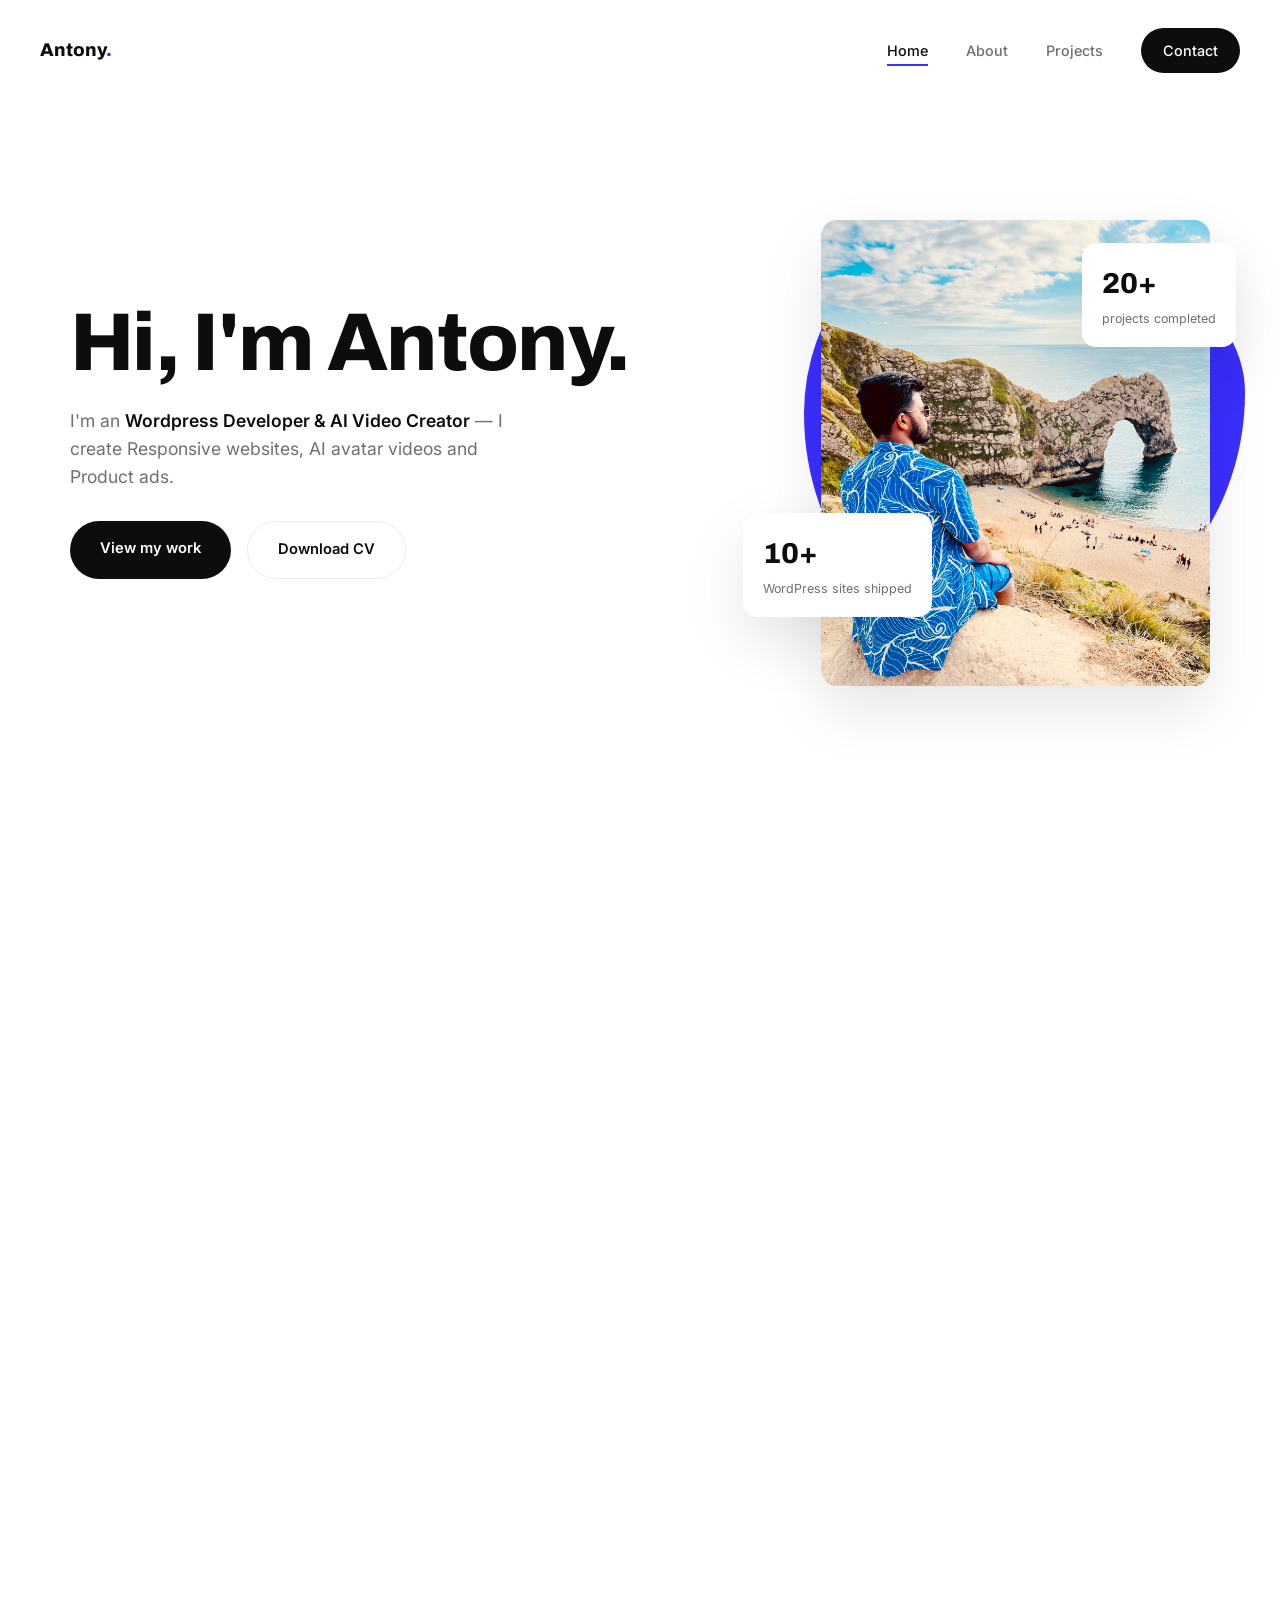
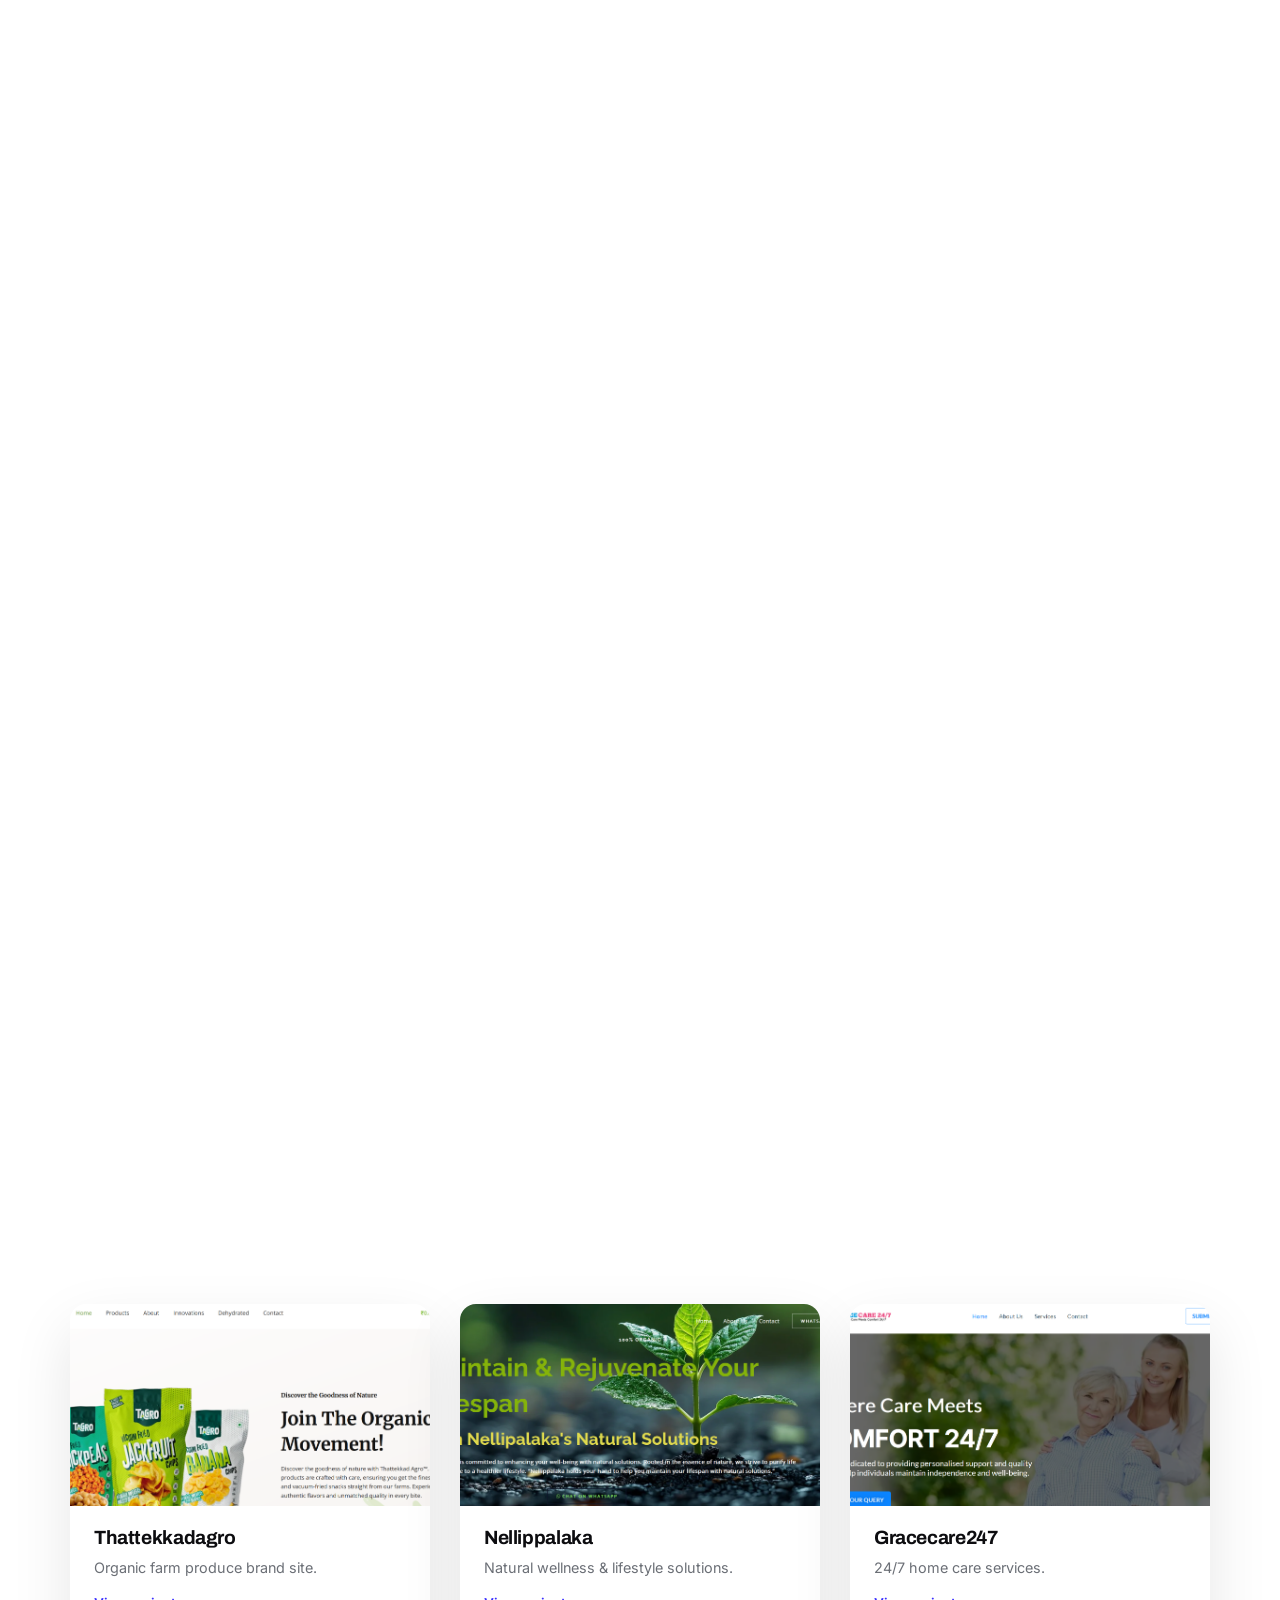
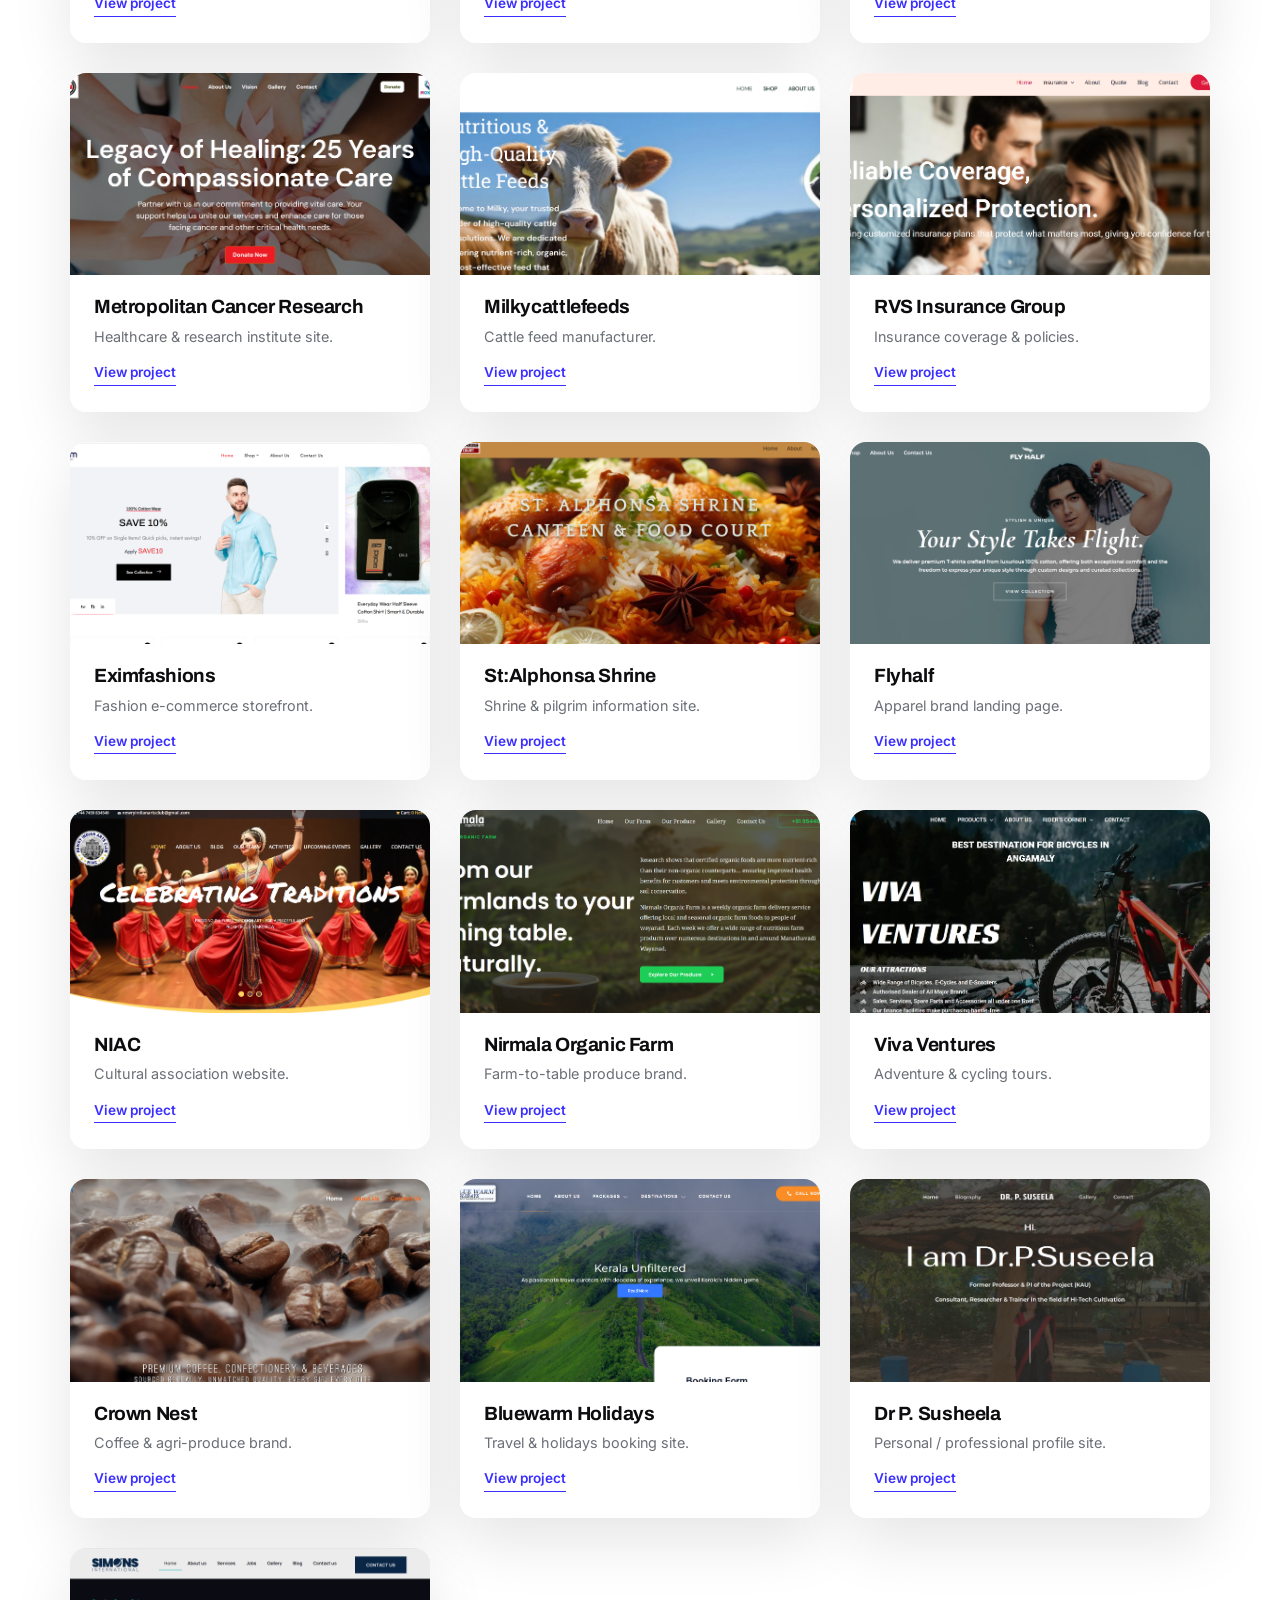
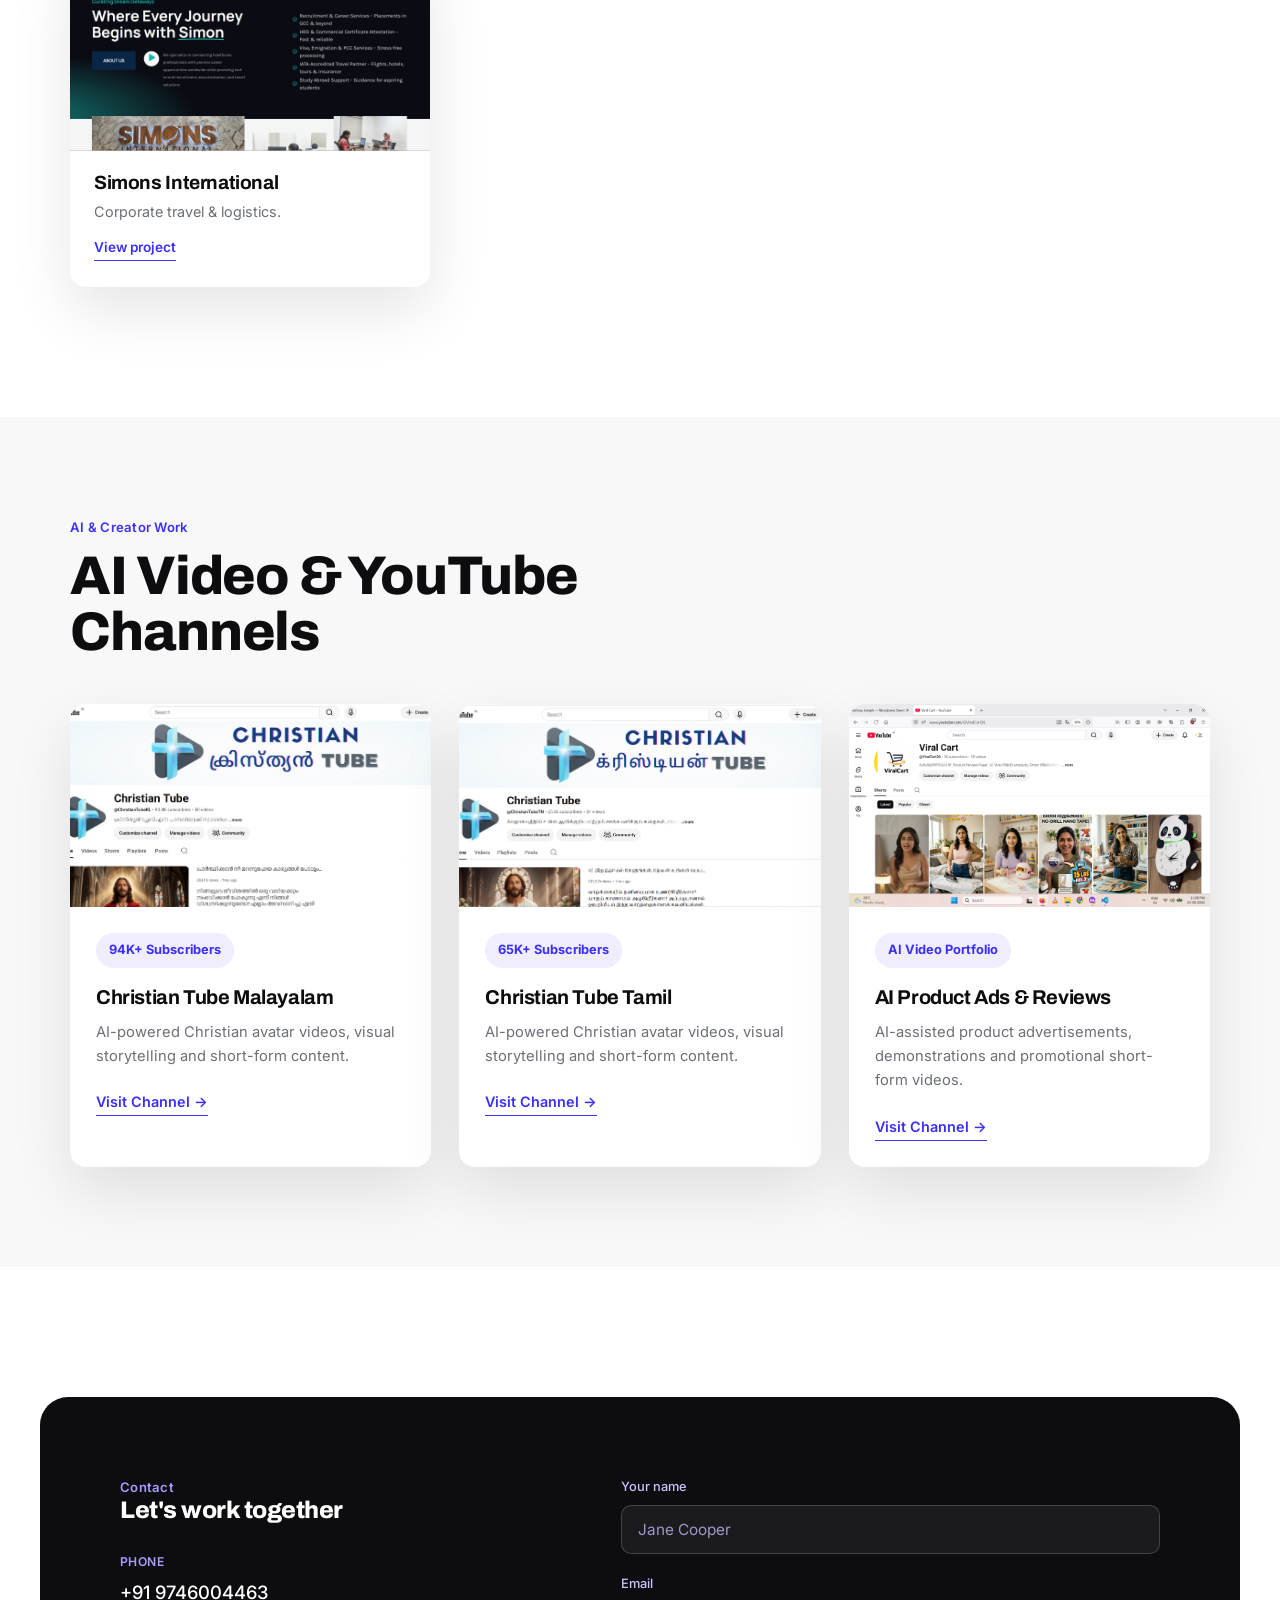
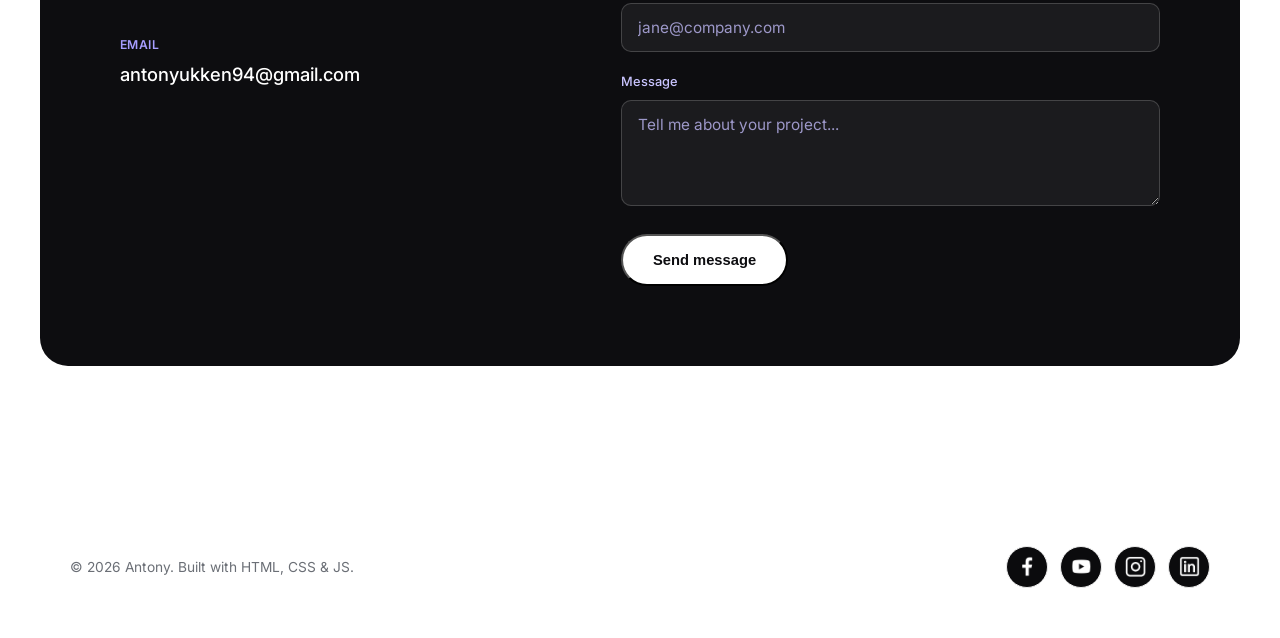
<file: index.html>
<!DOCTYPE html>
<html lang="en">
<head>
<meta charset="UTF-8">
<meta name="viewport" content="width=device-width, initial-scale=1.0">
<title>Portfolio</title>
<meta name="description" content="Front End Developer portfolio — projects, skills, and contact.">

<link rel="preconnect" href="https://fonts.googleapis.com">
<link rel="preconnect" href="https://fonts.gstatic.com" crossorigin>
<link href="https://fonts.googleapis.com/css2?family=Archivo:wght@500;700;800&family=Inter:wght@400;500;600&display=swap" rel="stylesheet">
<link rel="stylesheet" href="css/style.css">
</head>
<body>

<!-- ============ INTRO ANIMATION ============ -->
<div id="preloader">
  <div class="intro-word" id="introWord">hi, i'm <span class="accent" data-name>Antony Joseph</span>.</div>
</div>
<div class="intro-panels" id="introPanels"><span></span><span></span><span></span><span></span><span></span></div>

<!-- ============ NAV ============ -->
<header class="nav" id="siteNav">
  <a href="#home" class="brand"><span data-name>Name</span><span class="dot">.</span></a>
  <nav class="links" id="navLinks">
    <a href="#home">Home</a>
    <a href="#about">About</a>
    <a href="#projects">Projects</a>
    <a href="#contact" class="nav-cta">Contact</a>
  </nav>
  <div class="burger" id="burger"><span></span><span></span><span></span></div>
</header>

<!-- ============ HERO ============ -->
<section class="hero" id="home">
  <div class="container hero-grid">
    <div class="hero-copy">
      <h1 class="blur-reveal" id="heroHeadline">Hi, I'm <span data-name>Antony</span>.</h1>
      <p class="role reveal" style="--d:.25s">I'm an <strong data-role>Wordpress Developer</strong> — <span data-tagline>tagline here.</span></p>
      <div class="hero-btns reveal" style="--d:.4s">
        <a href="#projects" class="btn primary">View my work</a>
        <a href="#" class="btn ghost" data-resume target="_blank" rel="noopener">Download CV</a>
      </div>
    </div>
    <div class="hero-photo reveal" style="--d:.3s">
      <div class="blob"></div>
      <div class="frame"><img data-photo src="" alt="Portrait photo"></div>
      <div class="stat-card sc1" id="statCard1"></div>
      <div class="stat-card sc2" id="statCard2"></div>
    </div>
  </div>
</section>

<!-- ============ BIG STATEMENT ============ -->
<section class="statement">
  <div class="container">
    <h2 class="blur-reveal">Clean code. Bold design. Interfaces that make clients say yes.</h2>
    <p class="sub reveal">Modern, responsive websites designed around your brand, audience, and business goals.</p>
  </div>
</section>

<!-- ============ ABOUT + PERSONAL INFO ============ -->
<section id="about">
  <div class="container about-grid">
    <div class="reveal">
      <p class="eyebrow">About</p>
      <h2>A bit about me</h2>
      <p data-about>About text loads here.</p>
    </div>
    <div class="reveal">
      <p class="eyebrow">Personal info</p>
      <h2>Quick facts</h2>
      <div class="info-list" id="infoList"><!-- rendered by main.js --></div>
    </div>
  </div>
</section>

<!-- ============ SKILLS ============ -->
<section>
  <div class="container">
    <div class="sec-head reveal">
      <p class="eyebrow">Stack</p>
      <h2>Tools I work with</h2>
    </div>
    <div class="skills-wrap reveal" id="skillsWrap"><!-- rendered by main.js --></div>
  </div>
</section>

<!-- ============ PROJECTS ============ -->
<section id="projects">
  <div class="container">
    <div class="sec-head reveal">
      <p class="eyebrow">Projects</p>
      <h2>Selected work</h2>
    </div>
    <div class="tabs reveal">
      <button class="tab-btn active" data-cat="wordpress">WordPress</button>
      <button class="tab-btn" data-cat="javascript">JavaScript</button>
      <button class="tab-btn" data-cat="react">React</button>
    </div>
    <div class="proj-grid" id="projGrid"><!-- rendered by main.js --></div>
  </div>
</section>
<!-- ============ AI & CREATOR WORK ============ -->
<section id="ai-work" class="creator-section">
  <div class="container">

    <div class="sec-head reveal">
      <p class="eyebrow">AI & Creator Work</p>
      <h2>AI Video & YouTube Channels</h2>
    </div>

    <div class="creator-grid">

      <!-- CHANNEL 1 -->
      <article class="creator-card">
        <div class="creator-thumb">
          <img
            src="assets/images/youtube-channel-1.png"
            alt="AI Avatar YouTube Channel"
          >
        </div>

        <div class="creator-body">
          <span class="creator-stat">94K+ Subscribers</span>

          <h3>Christian Tube Malayalam</h3>

          <p>
            AI-powered Christian avatar videos, visual storytelling
            and short-form content.
          </p>

          <a
            href="https://www.youtube.com/channel/UCK-FiBqXkszw04WV3NAfXLA"
            target="_blank"
            rel="noopener noreferrer"
            class="creator-link"
          >
            Visit Channel →
          </a>
        </div>
      </article>


      <!-- CHANNEL 2 -->
      <article class="creator-card">
        <div class="creator-thumb">
          <img
            src="assets/images/youtube-channel-2.png"
            alt="AI Christian Content Channel"
          >
        </div>

        <div class="creator-body">
          <span class="creator-stat">65K+ Subscribers</span>

          <h3>Christian Tube Tamil</h3>

          <p>
            AI-powered Christian avatar videos, visual storytelling
            and short-form content.
          </p>

          <a
            href="https://www.youtube.com/channel/UCbqaylWGPdsHw8K6S6x50Mg"
            target="_blank"
            rel="noopener noreferrer"
            class="creator-link"
          >
            Visit Channel →
          </a>
        </div>
      </article>


      <!-- PRODUCT ADS -->
      <article class="creator-card">
        <div class="creator-thumb">
          <img
            src="assets/images/ai-product-ads.png"
            alt="AI Product Ads and Reviews"
          >
        </div>

        <div class="creator-body">
          <span class="creator-stat">AI Video Portfolio</span>

          <h3>AI Product Ads & Reviews</h3>

          <p>
            AI-assisted product advertisements, demonstrations
            and promotional short-form videos.
          </p>

          <a
            href="https://www.youtube.com/channel/UCMdjMxDmE1gKtckQQBIvjVQ"
            target="_blank"
            rel="noopener noreferrer"
            class="creator-link"
          >
            Visit Channel →
          </a>
        </div>
      </article>

    </div>

  </div>
</section>

<!-- ============ CONTACT ============ -->
<section id="contact">
  <div class="contact-band reveal">
    <div class="container contact-grid">
      <div class="contact-info">
        <p class="eyebrow">Contact</p>
        <h2 style="margin-bottom:30px;">Let's work together</h2>
        <div class="item"><div class="lbl">Phone</div><div class="val" id="contactPhone"></div></div>
        <div class="item"><div class="lbl">Email</div><div class="val" id="contactEmail"></div></div>
      </div>
      <form   class="contact-form"
  id="contactForm"
  action="https://formspree.io/f/xdekwrgq"
  method="POST">
        <div class="field"><label for="cname">Your name</label><input id="cname" name="name" type="text" placeholder="Jane Cooper" required></div>
        <div class="field"><label for="cemail">Email</label><input id="cemail" name="email" type="email" placeholder="jane@company.com" required></div>
        <div class="field"><label for="cmsg">Message</label><textarea id="cmsg" name="message" rows="4" placeholder="Tell me about your project..." required></textarea></div>
        <button type="submit" class="btn submit-btn">Send message</button>
        <p class="form-success" id="formSuccess">Message sent — I'll get back to you soon.</p>
      </form>
    </div>
  </div>
</section>

<!-- ============ FOOTER ============ -->
<footer>
  <div class="container foot-row">
    <p>&copy; <span data-year>2026</span> <span data-name>Name</span>. Built with HTML, CSS &amp; JS.</p>
    <div class="foot-social" id="footSocial"><!-- rendered by main.js --></div>
  </div>
</footer>

<script src="js/data.js"></script>
<script src="js/main.js"></script>
</body>
</html>
</file>
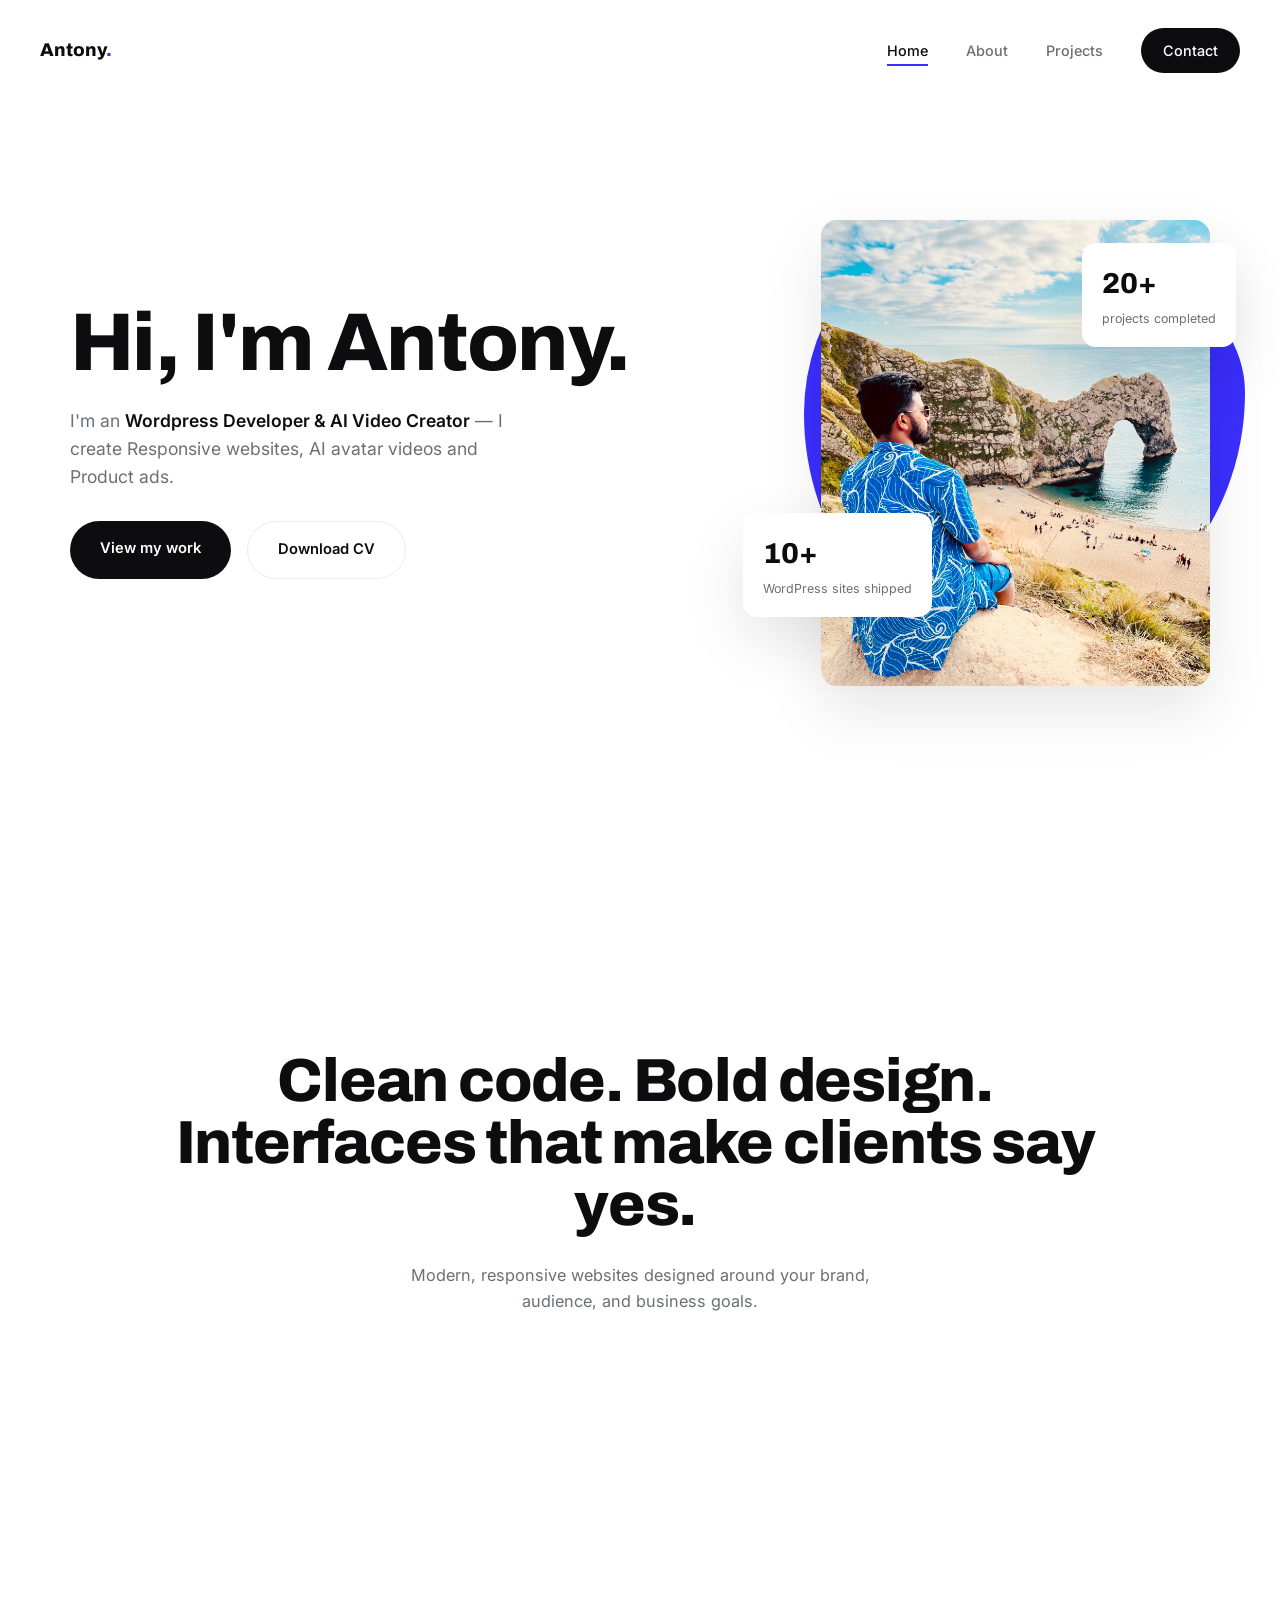
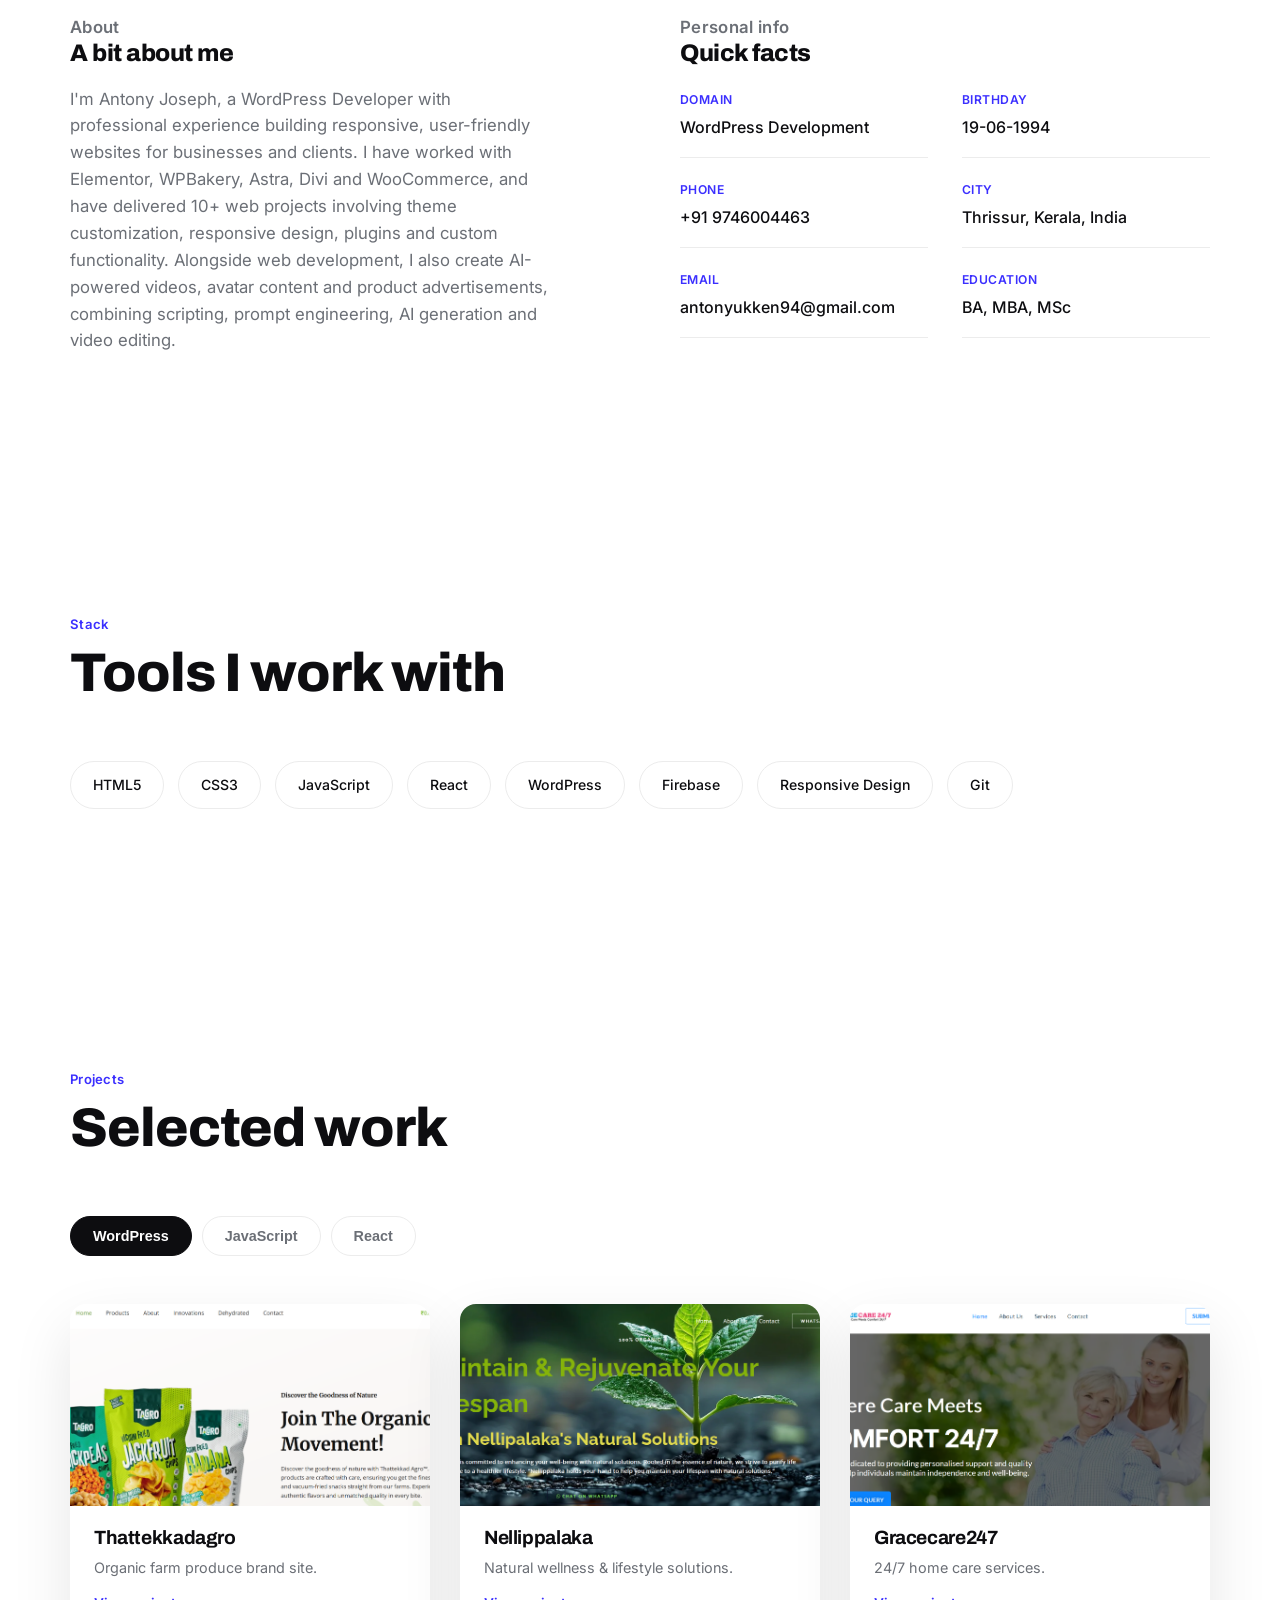
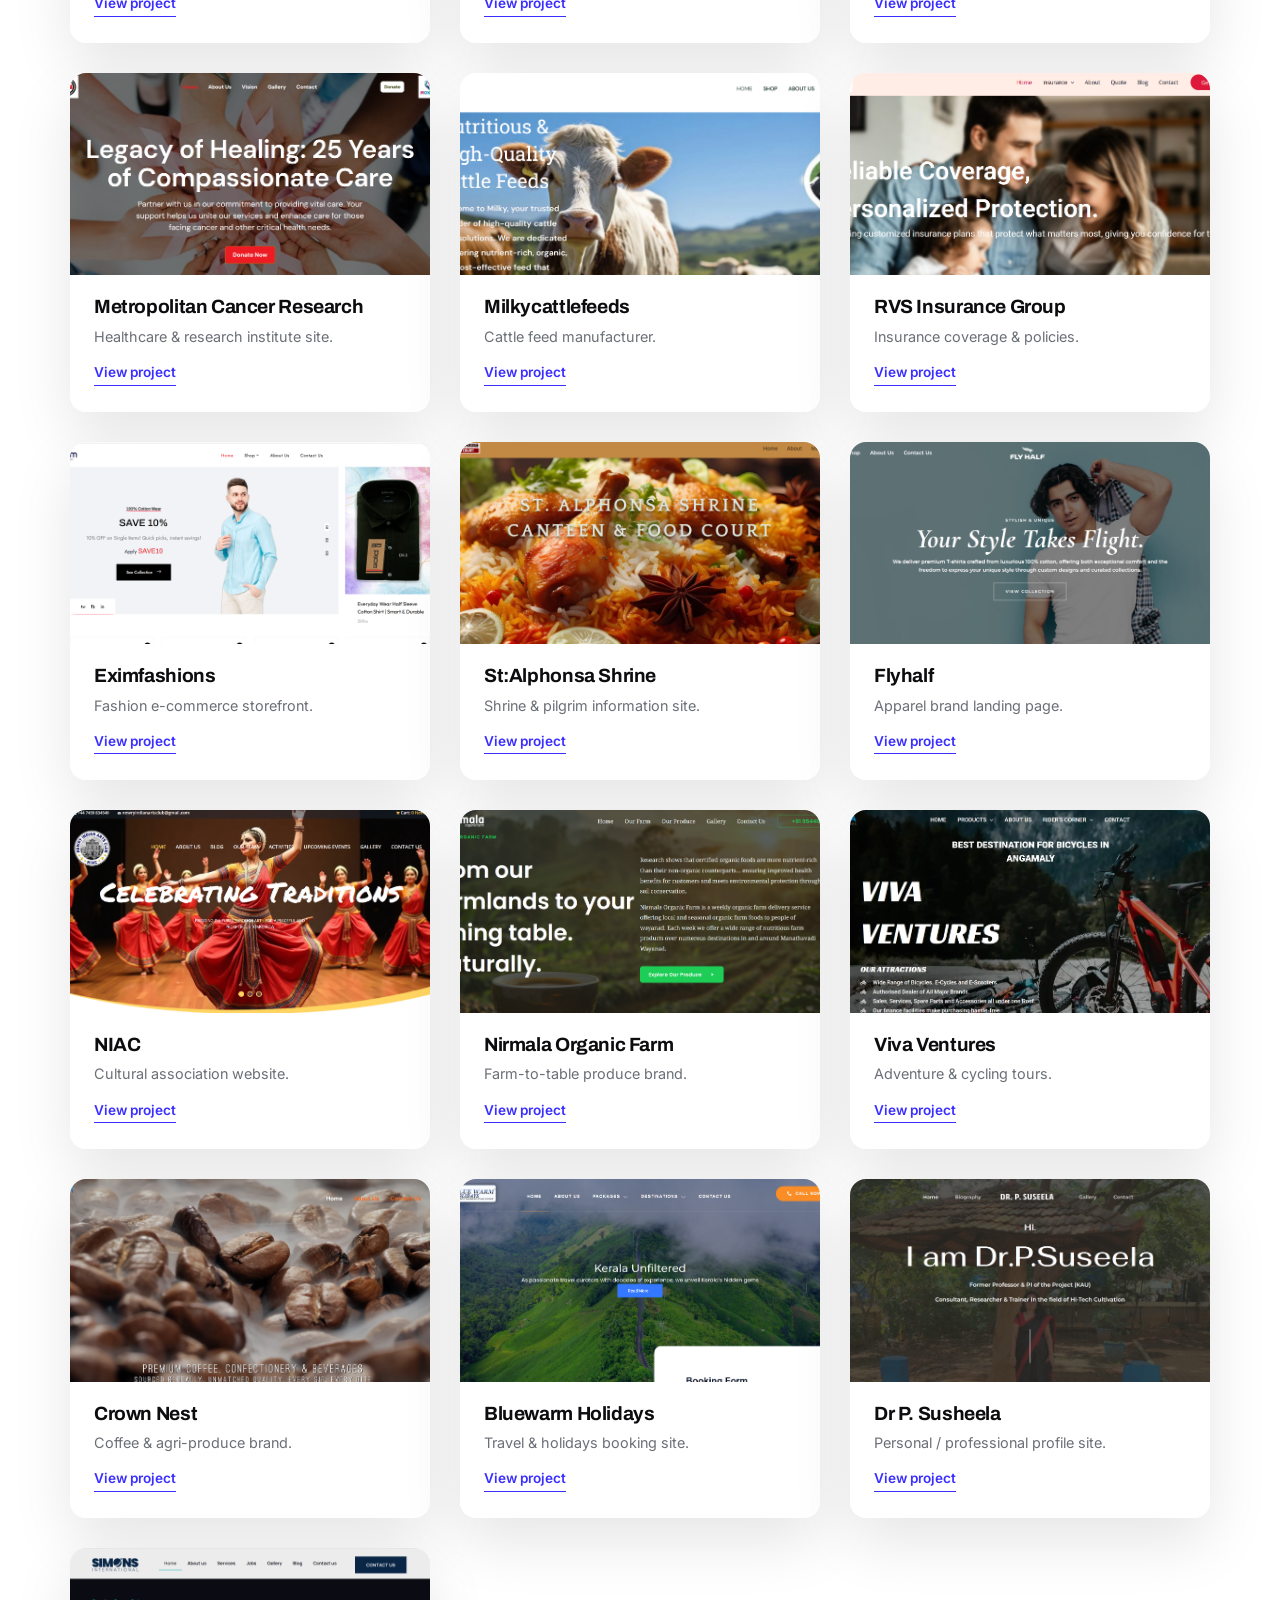
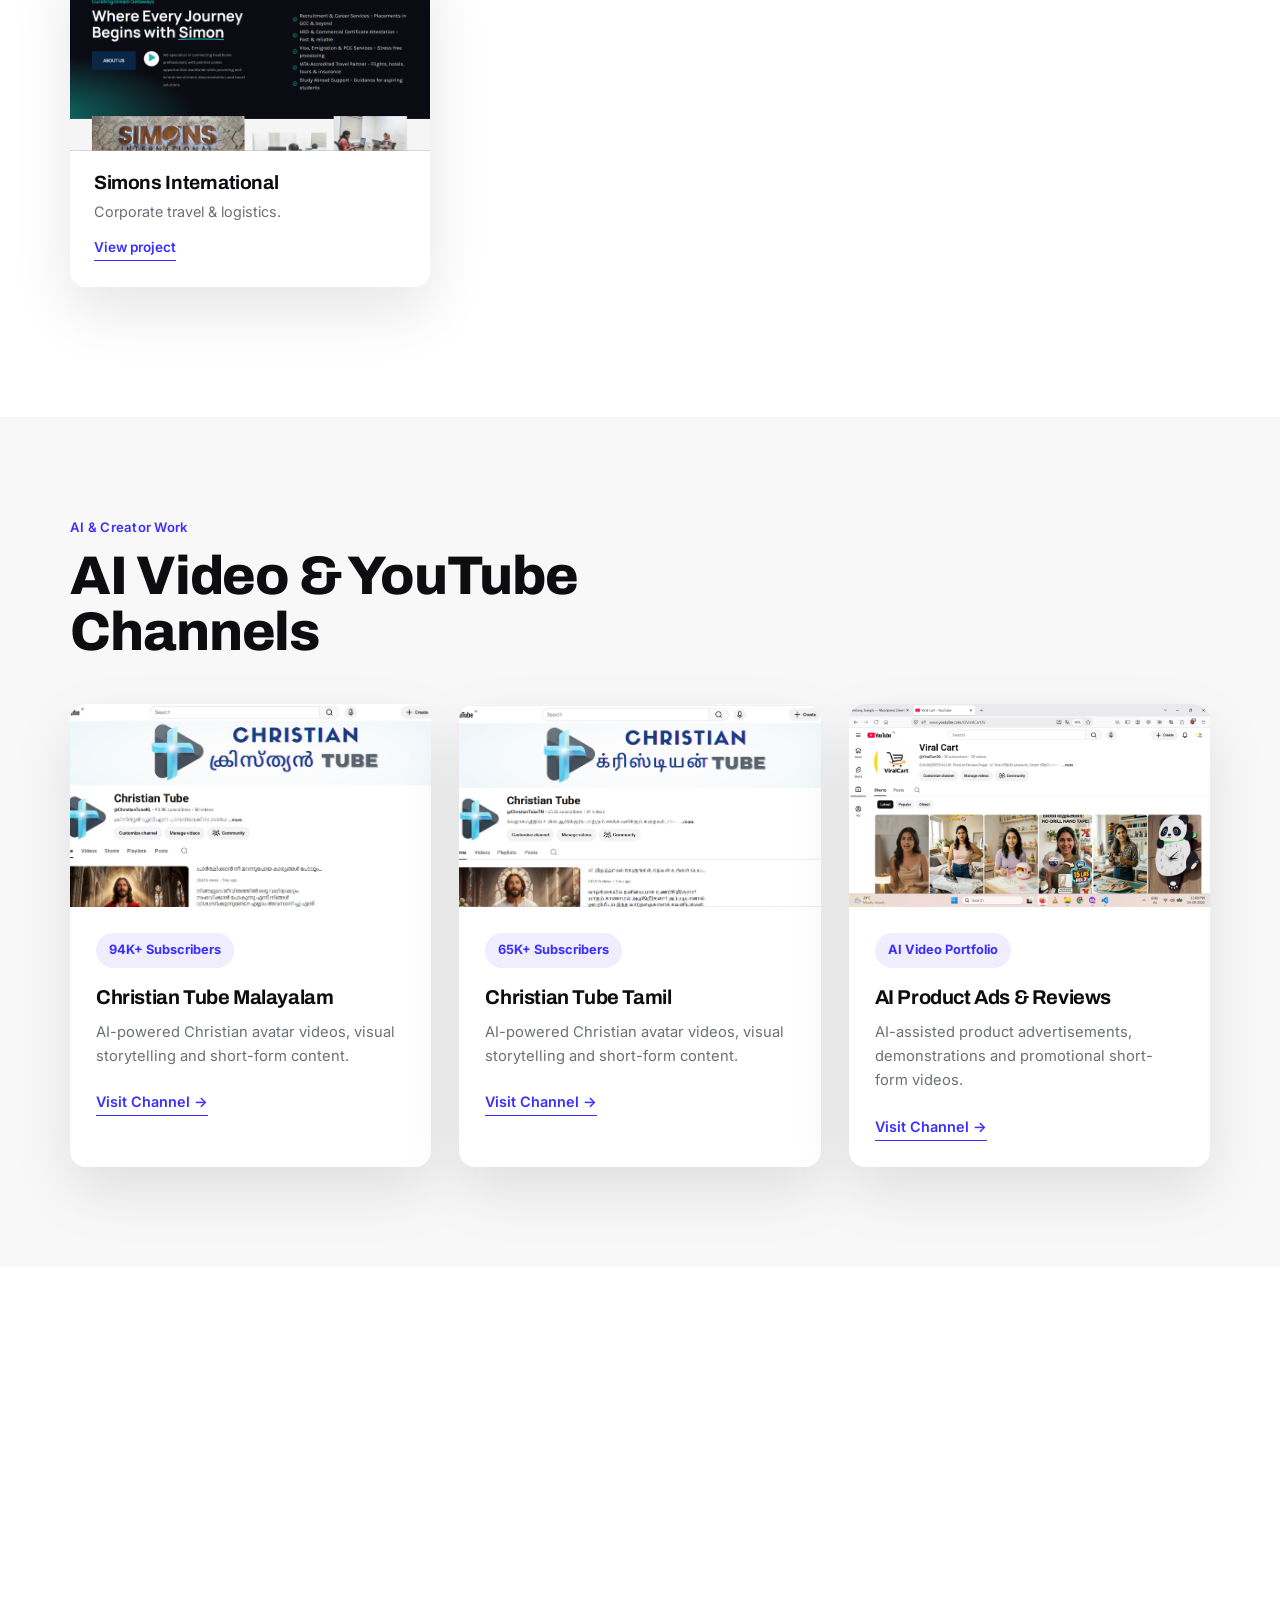
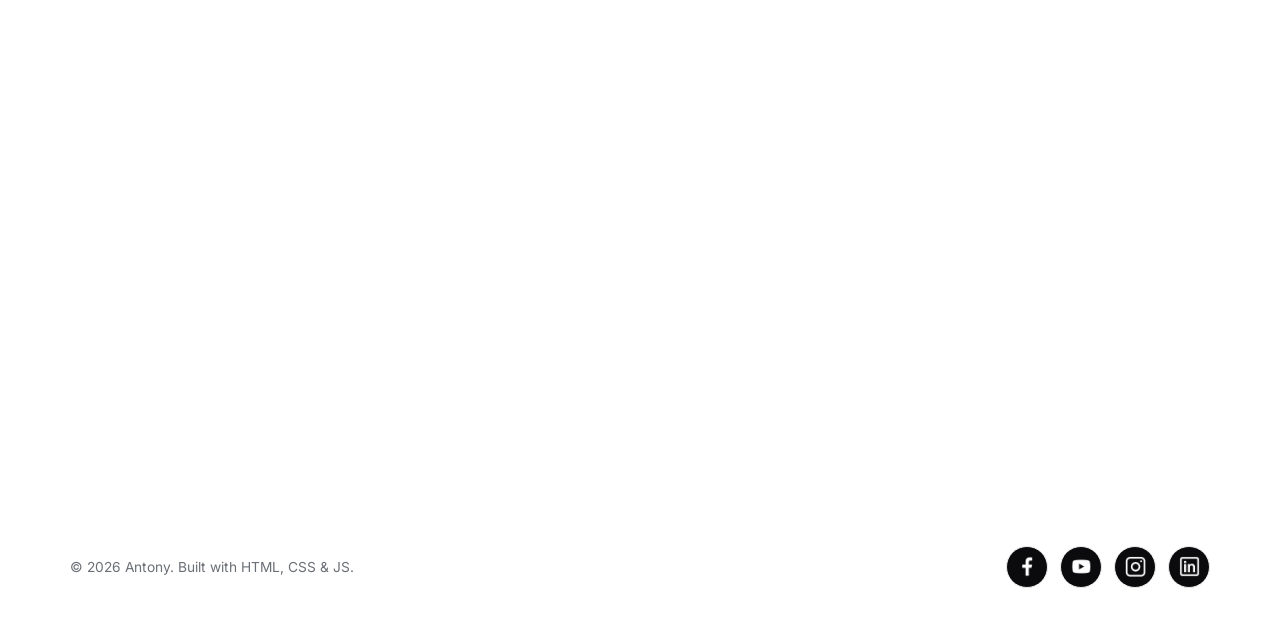
<file: portfolio/index.html>
<!DOCTYPE html>
<html lang="en">
<head>
<meta charset="UTF-8">
<meta name="viewport" content="width=device-width, initial-scale=1.0">
<title>Portfolio</title>
<meta name="description" content="Front End Developer portfolio — projects, skills, and contact.">

<link rel="preconnect" href="https://fonts.googleapis.com">
<link rel="preconnect" href="https://fonts.gstatic.com" crossorigin>
<link href="https://fonts.googleapis.com/css2?family=Archivo:wght@500;700;800&family=Inter:wght@400;500;600&display=swap" rel="stylesheet">
<link rel="stylesheet" href="css/style.css">
</head>
<body>

<!-- ============ INTRO ANIMATION ============ -->
<div id="preloader">
  <div class="intro-word" id="introWord">hi, i'm <span class="accent" data-name>Antony Joseph</span>.</div>
</div>
<div class="intro-panels" id="introPanels"><span></span><span></span><span></span><span></span><span></span></div>

<!-- ============ NAV ============ -->
<header class="nav" id="siteNav">
  <a href="#home" class="brand"><span data-name>Name</span><span class="dot">.</span></a>
  <nav class="links" id="navLinks">
    <a href="#home">Home</a>
    <a href="#about">About</a>
    <a href="#projects">Projects</a>
    <a href="#contact" class="nav-cta">Contact</a>
  </nav>
  <div class="burger" id="burger"><span></span><span></span><span></span></div>
</header>

<!-- ============ HERO ============ -->
<section class="hero" id="home">
  <div class="container hero-grid">
    <div class="hero-copy">
      <h1 class="blur-reveal" id="heroHeadline">Hi, I'm <span data-name>Antony</span>.</h1>
      <p class="role reveal" style="--d:.25s">I'm an <strong data-role>Wordpress Developer</strong> — <span data-tagline>tagline here.</span></p>
      <div class="hero-btns reveal" style="--d:.4s">
        <a href="#projects" class="btn primary">View my work</a>
        <a href="#" class="btn ghost" data-resume target="_blank" rel="noopener">Download CV</a>
      </div>
    </div>
    <div class="hero-photo reveal" style="--d:.3s">
      <div class="blob"></div>
      <div class="frame"><img data-photo src="" alt="Portrait photo"></div>
      <div class="stat-card sc1" id="statCard1"></div>
      <div class="stat-card sc2" id="statCard2"></div>
    </div>
  </div>
</section>

<!-- ============ BIG STATEMENT ============ -->
<section class="statement">
  <div class="container">
    <h2 class="blur-reveal">Clean code. Bold design. Interfaces that make clients say yes.</h2>
    <p class="sub reveal">Modern, responsive websites designed around your brand, audience, and business goals.</p>
  </div>
</section>

<!-- ============ ABOUT + PERSONAL INFO ============ -->
<section id="about">
  <div class="container about-grid">
    <div class="reveal">
      <p class="eyebrow">About</p>
      <h2>A bit about me</h2>
      <p data-about>About text loads here.</p>
    </div>
    <div class="reveal">
      <p class="eyebrow">Personal info</p>
      <h2>Quick facts</h2>
      <div class="info-list" id="infoList"><!-- rendered by main.js --></div>
    </div>
  </div>
</section>

<!-- ============ SKILLS ============ -->
<section>
  <div class="container">
    <div class="sec-head reveal">
      <p class="eyebrow">Stack</p>
      <h2>Tools I work with</h2>
    </div>
    <div class="skills-wrap reveal" id="skillsWrap"><!-- rendered by main.js --></div>
  </div>
</section>

<!-- ============ PROJECTS ============ -->
<section id="projects">
  <div class="container">
    <div class="sec-head reveal">
      <p class="eyebrow">Projects</p>
      <h2>Selected work</h2>
    </div>
    <div class="tabs reveal">
      <button class="tab-btn active" data-cat="wordpress">WordPress</button>
      <button class="tab-btn" data-cat="javascript">JavaScript</button>
      <button class="tab-btn" data-cat="react">React</button>
    </div>
    <div class="proj-grid" id="projGrid"><!-- rendered by main.js --></div>
  </div>
</section>
<!-- ============ AI & CREATOR WORK ============ -->
<section id="ai-work" class="creator-section">
  <div class="container">

    <div class="sec-head reveal">
      <p class="eyebrow">AI & Creator Work</p>
      <h2>AI Video & YouTube Channels</h2>
    </div>

    <div class="creator-grid">

      <!-- CHANNEL 1 -->
      <article class="creator-card">
        <div class="creator-thumb">
          <img
            src="assets/images/youtube-channel-1.png"
            alt="AI Avatar YouTube Channel"
          >
        </div>

        <div class="creator-body">
          <span class="creator-stat">94K+ Subscribers</span>

          <h3>Christian Tube Malayalam</h3>

          <p>
            AI-powered Christian avatar videos, visual storytelling
            and short-form content.
          </p>

          <a
            href="https://www.youtube.com/channel/UCK-FiBqXkszw04WV3NAfXLA"
            target="_blank"
            rel="noopener noreferrer"
            class="creator-link"
          >
            Visit Channel →
          </a>
        </div>
      </article>


      <!-- CHANNEL 2 -->
      <article class="creator-card">
        <div class="creator-thumb">
          <img
            src="assets/images/youtube-channel-2.png"
            alt="AI Christian Content Channel"
          >
        </div>

        <div class="creator-body">
          <span class="creator-stat">65K+ Subscribers</span>

          <h3>Christian Tube Tamil</h3>

          <p>
            AI-powered Christian avatar videos, visual storytelling
            and short-form content.
          </p>

          <a
            href="https://www.youtube.com/channel/UCbqaylWGPdsHw8K6S6x50Mg"
            target="_blank"
            rel="noopener noreferrer"
            class="creator-link"
          >
            Visit Channel →
          </a>
        </div>
      </article>


      <!-- PRODUCT ADS -->
      <article class="creator-card">
        <div class="creator-thumb">
          <img
            src="assets/images/ai-product-ads.png"
            alt="AI Product Ads and Reviews"
          >
        </div>

        <div class="creator-body">
          <span class="creator-stat">AI Video Portfolio</span>

          <h3>AI Product Ads & Reviews</h3>

          <p>
            AI-assisted product advertisements, demonstrations
            and promotional short-form videos.
          </p>

          <a
            href="https://www.youtube.com/channel/UCMdjMxDmE1gKtckQQBIvjVQ"
            target="_blank"
            rel="noopener noreferrer"
            class="creator-link"
          >
            Visit Channel →
          </a>
        </div>
      </article>

    </div>

  </div>
</section>

<!-- ============ CONTACT ============ -->
<section id="contact">
  <div class="contact-band reveal">
    <div class="container contact-grid">
      <div class="contact-info">
        <p class="eyebrow">Contact</p>
        <h2 style="margin-bottom:30px;">Let's work together</h2>
        <div class="item"><div class="lbl">Phone</div><div class="val" id="contactPhone"></div></div>
        <div class="item"><div class="lbl">Email</div><div class="val" id="contactEmail"></div></div>
      </div>
      <form class="contact-form" id="contactForm" method="POST">
        <div class="field"><label for="cname">Your name</label><input id="cname" name="name" type="text" placeholder="Jane Cooper" required></div>
        <div class="field"><label for="cemail">Email</label><input id="cemail" name="email" type="email" placeholder="jane@company.com" required></div>
        <div class="field"><label for="cmsg">Message</label><textarea id="cmsg" name="message" rows="4" placeholder="Tell me about your project..." required></textarea></div>
        <button type="submit" class="btn submit-btn">Send message</button>
        <p class="form-success" id="formSuccess">Message sent — I'll get back to you soon.</p>
      </form>
    </div>
  </div>
</section>

<!-- ============ FOOTER ============ -->
<footer>
  <div class="container foot-row">
    <p>&copy; <span data-year>2026</span> <span data-name>Name</span>. Built with HTML, CSS &amp; JS.</p>
    <div class="foot-social" id="footSocial"><!-- rendered by main.js --></div>
  </div>
</footer>

<script src="js/data.js"></script>
<script src="js/main.js"></script>
</body>
</html>
</file>
<file: css/style.css>
/* ==========================================================================
   PORTFOLIO STYLESHEET — v2
   White base, one bold accent, heavy poster typography, editorial sections.
========================================================================== */

/* ---------- TOKENS ---------- */
:root{
  --bg:#ffffff;
  --ink:#0d0d10;
  --muted:#6b6f76;
  --line:#ececec;
  --accent:#3b2fff;      /* bold indigo — the one accent */
  --accent-soft:#edebff;
  --card-shadow:0 24px 60px rgba(13,13,16,.10);
  --display:'Archivo', sans-serif;
  --body:'Inter', sans-serif;
  --ease:cubic-bezier(.22,1,.36,1);
}

*{box-sizing:border-box; margin:0; padding:0;}
html{scroll-behavior:smooth;}
body{
  background:var(--bg); color:var(--ink); font-family:var(--body); font-weight:400;
  line-height:1.6; overflow-x:hidden;
}
body.locked{overflow:hidden; height:100vh;}
img{max-width:100%; display:block;}
a{color:inherit; text-decoration:none;}
ul{list-style:none;}
h1,h2,h3,h4{font-family:var(--display); font-weight:800; letter-spacing:-0.02em; line-height:1.02; color:var(--ink);}
.container{max-width:1220px; margin:0 auto; padding:0 40px;}
section{position:relative; padding:130px 0;}
.eyebrow{font-size:.82rem; color:var(--accent); font-weight:600; letter-spacing:.02em;}
.sec-head{max-width:760px; margin-bottom:60px;}
.sec-head h2{font-size:clamp(2.2rem,4.4vw,3.4rem); margin-top:10px;}

@media (prefers-reduced-motion: reduce){ *{animation-duration:.001ms !important; transition-duration:.001ms !important;} }
a:focus-visible, button:focus-visible, input:focus-visible, textarea:focus-visible{outline:2px solid var(--accent); outline-offset:3px;}

/* ---------- BLUR-FOCUS HEADLINE REVEAL (the one signature motion) ---------- */
.blur-reveal .word{
  display:inline-block; opacity:0; filter:blur(10px); transform:translateY(14px);
  transition:opacity .7s var(--ease), filter .7s var(--ease), transform .7s var(--ease);
  transition-delay:var(--wd, 0s);
}
.blur-reveal.in-view .word{ opacity:1; filter:blur(0); transform:translateY(0); }

/* generic single-shot reveal for non-headline elements (buttons, cards, photo) */
.reveal{opacity:0; transform:translateY(24px); transition:opacity .8s var(--ease), transform .8s var(--ease); transition-delay:var(--d,0s);}
.reveal.in-view{opacity:1; transform:translateY(0);}

/* ---------- INTRO ANIMATION ---------- */
#preloader{
  position:fixed; inset:0; z-index:1000; background:var(--bg);
  display:flex; align-items:center; justify-content:center; overflow:hidden;
}
#preloader .intro-word{
  font-family:var(--display); font-weight:800; font-size:clamp(2.6rem,8vw,6.5rem);
  color:var(--ink); opacity:0; letter-spacing:-.02em; text-align:center;
}
#preloader .intro-word .accent{ color:var(--accent); }
#preloader.animate .intro-word{ animation:introIn .8s var(--ease) forwards; }
@keyframes introIn{
  0%{ opacity:0; transform:translateY(24px) scale(.96); filter:blur(8px); }
  100%{ opacity:1; transform:translateY(0) scale(1); filter:blur(0); }
}
.intro-panels{position:fixed; inset:0; z-index:1001; display:flex; pointer-events:none;}
.intro-panels span{flex:1; background:var(--accent); transform:scaleY(1); transform-origin:bottom;}
.intro-panels.wipe span{ transition:transform .9s var(--ease); }
.intro-panels.wipe span{ transform:scaleY(0); }
.intro-panels span:nth-child(1){transition-delay:0s;}
.intro-panels span:nth-child(2){transition-delay:.06s;}
.intro-panels span:nth-child(3){transition-delay:.12s;}
.intro-panels span:nth-child(4){transition-delay:.18s;}
.intro-panels span:nth-child(5){transition-delay:.24s;}
#preloader.done{ display:none; }

/* ---------- NAV ---------- */
header.nav{
  position:fixed; top:0; left:0; right:0; z-index:200; display:flex; align-items:center; justify-content:space-between;
  padding:28px 40px; transition:padding .4s ease, background .4s ease, box-shadow .4s ease;
}
header.nav.scrolled{padding:16px 40px; background:rgba(255,255,255,.9); backdrop-filter:blur(10px); box-shadow:0 1px 0 var(--line);}
.brand{font-family:var(--display); font-weight:800; font-size:1.15rem; color:var(--ink);}
.brand .dot{color:var(--accent);}
nav.links{display:flex; align-items:center; gap:38px;}
nav.links a{font-size:.9rem; color:var(--muted); font-weight:500; position:relative; transition:color .3s;}
nav.links a:hover, nav.links a.active{color:var(--ink);}
nav.links a::after{content:''; position:absolute; left:0; bottom:-4px; width:0; height:2px; background:var(--accent); transition:width .3s var(--ease);}
nav.links a:hover::after, nav.links a.active::after{width:100%;}
.nav-cta{background:var(--ink); color:#fff !important; padding:11px 22px; border-radius:30px; transition:.3s;}
.nav-cta::after{display:none;}
.nav-cta:hover{background:var(--accent);}
.burger{display:none; flex-direction:column; gap:5px; cursor:pointer; z-index:210;}
.burger span{width:24px; height:2px; background:var(--ink);}

/* ---------- HERO ---------- */
.hero{min-height:100vh; display:flex; align-items:center; padding-top:110px;}
.hero-grid{display:grid; grid-template-columns:1.2fr .8fr; gap:60px; align-items:center; width:100%;}
.hero-copy h1{font-size:clamp(3rem,6.4vw,5.4rem);}
.hero-copy .role{font-size:1.1rem; color:var(--muted); margin:22px 0 30px; max-width:440px;}
.hero-copy .role strong{color:var(--ink); font-weight:600;}
.hero-btns{display:flex; gap:16px; flex-wrap:wrap;}
.btn{font-size:.92rem; font-weight:600; padding:16px 30px; border-radius:34px; transition:transform .35s var(--ease), box-shadow .35s var(--ease), background .3s ease;}
.btn.primary{background:var(--ink); color:#fff;}
.btn.primary:hover{background:var(--accent); transform:translateY(-3px); box-shadow:0 18px 32px rgba(59,47,255,.28);}
.btn.ghost{border:1.5px solid var(--line); color:var(--ink);}
.btn.ghost:hover{border-color:var(--ink); transform:translateY(-3px);}

.hero-photo{position:relative;}
.hero-photo .blob{
  position:absolute; inset:6% -8% 8% 6%; background:var(--accent); border-radius:38% 62% 55% 45% / 45% 40% 60% 55%;
  z-index:0;
}
.hero-photo .frame{position:relative; z-index:1; border-radius:16px; overflow:hidden; margin:6% 0 0 10%; box-shadow:var(--card-shadow);}
.hero-photo img{width:100%; height:100%; object-fit:cover; aspect-ratio:3/3.6;}
.stat-card{
  position:absolute; z-index:2; background:#fff; border-radius:14px; padding:18px 20px; box-shadow:var(--card-shadow);
  min-width:150px;
}
.stat-card .num{font-family:var(--display); font-weight:800; font-size:1.8rem; color:var(--ink);}
.stat-card .lbl{font-size:.78rem; color:var(--muted); margin-top:2px;}
.stat-card.sc1{ left:-8%; bottom:14%; }
.stat-card.sc2{ right:-6%; top:10%; }

/* ---------- BIG STATEMENT (editorial white section) ---------- */
.statement{padding:150px 0; text-align:center;}
.statement h2{font-size:clamp(2.2rem,5vw,3.8rem); max-width:960px; margin:0 auto;}
.statement p.sub{max-width:520px; margin:26px auto 0; color:var(--muted); font-size:1.02rem;}

.info-item .val a{
  color:inherit;
  text-decoration:none;
}

.info-item .val a:hover{
  color:var(--accent);
}

/* ---------- ABOUT + INFO ---------- */
.about-grid{display:grid; grid-template-columns:1fr 1fr; gap:80px;}
.about-grid p{color:var(--muted); font-size:1.05rem; max-width:480px; margin-top:20px;}
.info-list{display:grid; grid-template-columns:1fr 1fr; gap:22px 34px; margin-top:24px;}
.info-item{border-bottom:1px solid var(--line); padding-bottom:16px;}
.info-item .lbl{font-size:.76rem; color:var(--accent); font-weight:600; text-transform:uppercase; letter-spacing:.04em;}
.info-item .val{margin-top:6px; font-size:1rem; font-weight:500;}

/* ---------- SKILLS ---------- */
.skills-wrap{display:flex; flex-wrap:wrap; gap:14px;}
.skill-chip{font-size:.88rem; font-weight:500; padding:12px 22px; border:1.5px solid var(--line); border-radius:30px; color:var(--ink); transition:.3s;}
.skill-chip:hover{border-color:var(--accent); background:var(--accent-soft); color:var(--accent);}

/* ---------- PROJECTS ---------- */
.tabs{display:flex; gap:10px; margin-bottom:48px; flex-wrap:wrap;}
.tab-btn{font-size:.9rem; font-weight:600; padding:11px 22px; border-radius:30px; border:1.5px solid var(--line); color:var(--muted); cursor:pointer; transition:.3s; background:#fff;}
.tab-btn.active{background:var(--ink); color:#fff; border-color:var(--ink);}
.proj-grid{display:grid; grid-template-columns:repeat(3,1fr); gap:30px;}
.proj-card{border-radius:16px; overflow:hidden; box-shadow:var(--card-shadow); transition:transform .45s var(--ease);}
.proj-card:hover{transform:translateY(-8px);}
.proj-thumb{
  aspect-ratio:16/9;
  overflow:hidden;
}

.proj-thumb img{
  width:100%;
  height:100%;
  object-fit:cover;
  object-position:center;
  display:block;
}

.proj-card:hover .proj-thumb img{
  transform:scale(1.02);
}
.proj-body{padding:22px 24px 26px; background:#fff;}
.proj-body h3{font-size:1.2rem; font-weight:700;}
.proj-body p{font-size:.9rem; color:var(--muted); margin-top:8px;}
.proj-link{display:inline-block; margin-top:14px; font-size:.85rem; font-weight:600; color:var(--accent); border-bottom:1.5px solid var(--accent); padding-bottom:1px;}
/* =========================================
   AI & CREATOR WORK
========================================= */

.creator-section{
  padding:100px 0;
  background:#f8f8f8;
}

.creator-section .sec-head{
  margin-bottom:45px;
}

.creator-grid{
  display:grid;
  grid-template-columns:repeat(3, minmax(0, 1fr));
  gap:28px;
  width:100%;
}

.creator-card{
  background:#fff;
  border-radius:16px;
  overflow:hidden;
  box-shadow:var(--card-shadow);
  display:flex;
  flex-direction:column;
  min-width:0;
  transition:transform .35s var(--ease);
}

.creator-card:hover{
  transform:translateY(-6px);
}


/* IMAGE */

.creator-thumb{
  width:100%;
  aspect-ratio:16 / 9;
  background:#eeeeee;
  overflow:hidden;
}

.creator-thumb img{
  width:100%;
  height:100%;
  display:block;
  object-fit:cover;
  object-position:center;
}


/* CONTENT */

.creator-body{
  padding:26px;
  display:flex;
  flex-direction:column;
  align-items:flex-start;
  flex:1;
}

.creator-stat{
  display:inline-block;
  padding:7px 13px;
  margin-bottom:17px;

  border-radius:100px;

  background:#f0edff;
  color:var(--accent);

  font-size:.8rem;
  font-weight:700;
}

.creator-body h3{
  margin:0;
  font-size:1.25rem;
  line-height:1.25;
  font-weight:700;
}

.creator-body p{
  margin:10px 0 0;
  color:var(--muted);
  font-size:.92rem;
  line-height:1.65;
}

.creator-link{
  display:inline-block;
  margin-top:22px;

  color:var(--accent);
  font-size:.9rem;
  font-weight:600;
  text-decoration:none;

  border-bottom:1.5px solid var(--accent);
  padding-bottom:2px;
}

.creator-link:hover{
  opacity:.7;
}


/* TABLET */

@media (max-width: 1000px){

  .creator-grid{
    grid-template-columns:repeat(2, minmax(0, 1fr));
  }

}


/* MOBILE */

@media (max-width: 650px){

  .creator-section{
    padding:70px 0;
  }

  .creator-section .sec-head{
    margin-bottom:30px;
  }

  .creator-grid{
    grid-template-columns:1fr;
    gap:22px;
  }

  .creator-body{
    padding:22px;
  }

  .creator-body h3{
    font-size:1.15rem;
  }

}

/* ---------- CONTACT ---------- */
.contact-band{background:var(--ink); color:#fff; border-radius:28px; padding:80px; margin:0 40px;}
.contact-band .container{padding:0; max-width:1140px;}
.contact-grid{display:grid; grid-template-columns:.9fr 1.1fr; gap:60px;}
.contact-band h2{color:#fff;}
.contact-band .eyebrow{color:#a79dff;}
.contact-info .item{margin-bottom:28px;}
.contact-info .lbl{font-size:.76rem; color:#a79dff; font-weight:600; text-transform:uppercase; letter-spacing:.04em; margin-bottom:6px;}
.contact-info .val{font-size:1.15rem; font-weight:500;}
.contact-form{display:flex; flex-direction:column; gap:20px;}
.field label{font-size:.8rem; color:#c9c4ff; display:block; margin-bottom:8px; font-weight:500;}
.field input, .field textarea{
  width:100%; background:rgba(255,255,255,.06); border:1.5px solid rgba(255,255,255,.18); border-radius:10px; padding:14px 16px;
  color:#fff; font-family:var(--body); font-size:.96rem; outline:none; transition:.3s;
}
.field input::placeholder, .field textarea::placeholder{color:#9d98c9;}
.field input:focus, .field textarea:focus{border-color:var(--accent-soft);}
.submit-btn{align-self:flex-start; background:#fff; color:var(--ink);}
.submit-btn:hover{background:var(--accent-soft); color:var(--ink);}
.form-success{display:none; color:#9dffb0; font-size:.9rem; font-weight:500;}
.form-success.show{display:block;}

/* ---------- FOOTER ---------- */
footer{padding:50px 0;}
.foot-row{display:flex; justify-content:space-between; align-items:center; flex-wrap:wrap; gap:16px;}
.foot-row p{color:var(--muted); font-size:.86rem;}
.foot-social{display:flex; gap:14px;}
.foot-social a{width:38px; height:38px; border:1.5px solid var(--line); border-radius:50%; display:flex; align-items:center; justify-content:center; font-size:.82rem; transition:.3s;}
.foot-social a:hover{border-color:var(--accent); color:var(--accent); transform:translateY(-3px);}

/* ---------- RESPONSIVE ---------- */
@media (max-width:980px){
  .hero-grid{grid-template-columns:1fr; gap:70px;}
  .hero-photo{order:-1; max-width:340px; margin:0 auto; padding:0 20px;}
  .stat-card{position:static; margin-top:14px; display:inline-block;}
  .about-grid{grid-template-columns:1fr; gap:40px;}
  .info-list{grid-template-columns:1fr;}
  .proj-grid{grid-template-columns:repeat(2,1fr);}
  .contact-grid{grid-template-columns:1fr; gap:40px;}
  .contact-band{margin:0 20px; padding:50px 30px;}
}
@media (max-width:720px){
  nav.links{position:fixed; inset:0 0 0 auto; width:78%; height:100vh; background:#fff; flex-direction:column; align-items:flex-start; padding:110px 32px; gap:28px; transform:translateX(100%); transition:transform .4s var(--ease); z-index:205; box-shadow:-10px 0 40px rgba(0,0,0,.08);}
  nav.links.open{transform:translateX(0);}
  .burger{display:flex;}
  .proj-grid{grid-template-columns:1fr;}
  section{padding:90px 0;}
  .statement{padding:100px 0;}
}
/* =========================================
   HERO - MOBILE FIX
========================================= */

@media (max-width: 700px){

  .hero{
    min-height:auto;
    padding:110px 0 70px;
    overflow:hidden;
  }

  .hero-grid{
    display:grid;
    grid-template-columns:1fr;
    gap:50px;
  }

  /* TEXT FIRST */
  .hero-copy{
    order:1;
  }

  .hero-copy h1{
    font-size:clamp(3rem, 15vw, 4.3rem);
    line-height:.95;
  }

  .hero-copy .role{
    font-size:1rem;
    line-height:1.65;
    margin:24px 0 28px;
    max-width:100%;
  }

  .hero-btns{
    gap:12px;
  }

  .btn{
    padding:14px 22px;
  }


  /* PHOTO SECOND */
  .hero-photo{
    order:2;

    width:100%;
    max-width:420px;
    margin:0 auto;

    display:grid;
    grid-template-columns:1fr 1fr;
    gap:12px;

    position:relative;
  }


  /* BLUE BLOB */
  .hero-photo .blob{
    inset:8% 3% 20% 3%;
    border-radius:42% 58% 50% 50% / 45% 42% 58% 55%;
  }


  /* PHOTO */
  .hero-photo .frame{
    grid-column:1 / -1;

    margin:0 20px;
    border-radius:16px;
  }

  .hero-photo img{
    width:100%;
    height:auto;
    aspect-ratio:3 / 3.6;
    object-fit:cover;
    display:block;
  }


  /* STAT CARDS */
  .stat-card{
    position:relative;
    left:auto !important;
    right:auto !important;
    top:auto !important;
    bottom:auto !important;

    min-width:0;
    width:100%;

    padding:16px;
    border-radius:14px;
  }

  .stat-card.sc1{
    grid-column:1;
  }

  .stat-card.sc2{
    grid-column:2;
  }

  .stat-card .num{
    font-size:1.5rem;
  }

  .stat-card .lbl{
    font-size:.72rem;
    line-height:1.4;
  }

}
#footSocial{
  display:flex;
  align-items:center;
  gap:12px;
}

#footSocial a{
  width:42px;
  height:42px;

  display:flex;
  align-items:center;
  justify-content:center;

  background:#0b0b0d;
  border-radius:50%;

  transition:transform .3s ease, background .3s ease;
}

#footSocial img{
  width:21px;
  height:21px;

  object-fit:contain;
  display:block;
}

#footSocial a:hover{
  transform:translateY(-4px);
  background:#3b2fff;
}
</file>
<file: portfolio/css/style.css>
/* ==========================================================================
   PORTFOLIO STYLESHEET — v2
   White base, one bold accent, heavy poster typography, editorial sections.
========================================================================== */

/* ---------- TOKENS ---------- */
:root{
  --bg:#ffffff;
  --ink:#0d0d10;
  --muted:#6b6f76;
  --line:#ececec;
  --accent:#3b2fff;      /* bold indigo — the one accent */
  --accent-soft:#edebff;
  --card-shadow:0 24px 60px rgba(13,13,16,.10);
  --display:'Archivo', sans-serif;
  --body:'Inter', sans-serif;
  --ease:cubic-bezier(.22,1,.36,1);
}

*{box-sizing:border-box; margin:0; padding:0;}
html{scroll-behavior:smooth;}
body{
  background:var(--bg); color:var(--ink); font-family:var(--body); font-weight:400;
  line-height:1.6; overflow-x:hidden;
}
body.locked{overflow:hidden; height:100vh;}
img{max-width:100%; display:block;}
a{color:inherit; text-decoration:none;}
ul{list-style:none;}
h1,h2,h3,h4{font-family:var(--display); font-weight:800; letter-spacing:-0.02em; line-height:1.02; color:var(--ink);}
.container{max-width:1220px; margin:0 auto; padding:0 40px;}
section{position:relative; padding:130px 0;}
.eyebrow{font-size:.82rem; color:var(--accent); font-weight:600; letter-spacing:.02em;}
.sec-head{max-width:760px; margin-bottom:60px;}
.sec-head h2{font-size:clamp(2.2rem,4.4vw,3.4rem); margin-top:10px;}

@media (prefers-reduced-motion: reduce){ *{animation-duration:.001ms !important; transition-duration:.001ms !important;} }
a:focus-visible, button:focus-visible, input:focus-visible, textarea:focus-visible{outline:2px solid var(--accent); outline-offset:3px;}

/* ---------- BLUR-FOCUS HEADLINE REVEAL (the one signature motion) ---------- */
.blur-reveal .word{
  display:inline-block; opacity:0; filter:blur(10px); transform:translateY(14px);
  transition:opacity .7s var(--ease), filter .7s var(--ease), transform .7s var(--ease);
  transition-delay:var(--wd, 0s);
}
.blur-reveal.in-view .word{ opacity:1; filter:blur(0); transform:translateY(0); }

/* generic single-shot reveal for non-headline elements (buttons, cards, photo) */
.reveal{opacity:0; transform:translateY(24px); transition:opacity .8s var(--ease), transform .8s var(--ease); transition-delay:var(--d,0s);}
.reveal.in-view{opacity:1; transform:translateY(0);}

/* ---------- INTRO ANIMATION ---------- */
#preloader{
  position:fixed; inset:0; z-index:1000; background:var(--bg);
  display:flex; align-items:center; justify-content:center; overflow:hidden;
}
#preloader .intro-word{
  font-family:var(--display); font-weight:800; font-size:clamp(2.6rem,8vw,6.5rem);
  color:var(--ink); opacity:0; letter-spacing:-.02em; text-align:center;
}
#preloader .intro-word .accent{ color:var(--accent); }
#preloader.animate .intro-word{ animation:introIn .8s var(--ease) forwards; }
@keyframes introIn{
  0%{ opacity:0; transform:translateY(24px) scale(.96); filter:blur(8px); }
  100%{ opacity:1; transform:translateY(0) scale(1); filter:blur(0); }
}
.intro-panels{position:fixed; inset:0; z-index:1001; display:flex; pointer-events:none;}
.intro-panels span{flex:1; background:var(--accent); transform:scaleY(1); transform-origin:bottom;}
.intro-panels.wipe span{ transition:transform .9s var(--ease); }
.intro-panels.wipe span{ transform:scaleY(0); }
.intro-panels span:nth-child(1){transition-delay:0s;}
.intro-panels span:nth-child(2){transition-delay:.06s;}
.intro-panels span:nth-child(3){transition-delay:.12s;}
.intro-panels span:nth-child(4){transition-delay:.18s;}
.intro-panels span:nth-child(5){transition-delay:.24s;}
#preloader.done{ display:none; }

/* ---------- NAV ---------- */
header.nav{
  position:fixed; top:0; left:0; right:0; z-index:200; display:flex; align-items:center; justify-content:space-between;
  padding:28px 40px; transition:padding .4s ease, background .4s ease, box-shadow .4s ease;
}
header.nav.scrolled{padding:16px 40px; background:rgba(255,255,255,.9); backdrop-filter:blur(10px); box-shadow:0 1px 0 var(--line);}
.brand{font-family:var(--display); font-weight:800; font-size:1.15rem; color:var(--ink);}
.brand .dot{color:var(--accent);}
nav.links{display:flex; align-items:center; gap:38px;}
nav.links a{font-size:.9rem; color:var(--muted); font-weight:500; position:relative; transition:color .3s;}
nav.links a:hover, nav.links a.active{color:var(--ink);}
nav.links a::after{content:''; position:absolute; left:0; bottom:-4px; width:0; height:2px; background:var(--accent); transition:width .3s var(--ease);}
nav.links a:hover::after, nav.links a.active::after{width:100%;}
.nav-cta{background:var(--ink); color:#fff !important; padding:11px 22px; border-radius:30px; transition:.3s;}
.nav-cta::after{display:none;}
.nav-cta:hover{background:var(--accent);}
.burger{display:none; flex-direction:column; gap:5px; cursor:pointer; z-index:210;}
.burger span{width:24px; height:2px; background:var(--ink);}

/* ---------- HERO ---------- */
.hero{min-height:100vh; display:flex; align-items:center; padding-top:110px;}
.hero-grid{display:grid; grid-template-columns:1.2fr .8fr; gap:60px; align-items:center; width:100%;}
.hero-copy h1{font-size:clamp(3rem,6.4vw,5.4rem);}
.hero-copy .role{font-size:1.1rem; color:var(--muted); margin:22px 0 30px; max-width:440px;}
.hero-copy .role strong{color:var(--ink); font-weight:600;}
.hero-btns{display:flex; gap:16px; flex-wrap:wrap;}
.btn{font-size:.92rem; font-weight:600; padding:16px 30px; border-radius:34px; transition:transform .35s var(--ease), box-shadow .35s var(--ease), background .3s ease;}
.btn.primary{background:var(--ink); color:#fff;}
.btn.primary:hover{background:var(--accent); transform:translateY(-3px); box-shadow:0 18px 32px rgba(59,47,255,.28);}
.btn.ghost{border:1.5px solid var(--line); color:var(--ink);}
.btn.ghost:hover{border-color:var(--ink); transform:translateY(-3px);}

.hero-photo{position:relative;}
.hero-photo .blob{
  position:absolute; inset:6% -8% 8% 6%; background:var(--accent); border-radius:38% 62% 55% 45% / 45% 40% 60% 55%;
  z-index:0;
}
.hero-photo .frame{position:relative; z-index:1; border-radius:16px; overflow:hidden; margin:6% 0 0 10%; box-shadow:var(--card-shadow);}
.hero-photo img{width:100%; height:100%; object-fit:cover; aspect-ratio:3/3.6;}
.stat-card{
  position:absolute; z-index:2; background:#fff; border-radius:14px; padding:18px 20px; box-shadow:var(--card-shadow);
  min-width:150px;
}
.stat-card .num{font-family:var(--display); font-weight:800; font-size:1.8rem; color:var(--ink);}
.stat-card .lbl{font-size:.78rem; color:var(--muted); margin-top:2px;}
.stat-card.sc1{ left:-8%; bottom:14%; }
.stat-card.sc2{ right:-6%; top:10%; }

/* ---------- BIG STATEMENT (editorial white section) ---------- */
.statement{padding:150px 0; text-align:center;}
.statement h2{font-size:clamp(2.2rem,5vw,3.8rem); max-width:960px; margin:0 auto;}
.statement p.sub{max-width:520px; margin:26px auto 0; color:var(--muted); font-size:1.02rem;}

.info-item .val a{
  color:inherit;
  text-decoration:none;
}

.info-item .val a:hover{
  color:var(--accent);
}

/* ---------- ABOUT + INFO ---------- */
.about-grid{display:grid; grid-template-columns:1fr 1fr; gap:80px;}
.about-grid p{color:var(--muted); font-size:1.05rem; max-width:480px; margin-top:20px;}
.info-list{display:grid; grid-template-columns:1fr 1fr; gap:22px 34px; margin-top:24px;}
.info-item{border-bottom:1px solid var(--line); padding-bottom:16px;}
.info-item .lbl{font-size:.76rem; color:var(--accent); font-weight:600; text-transform:uppercase; letter-spacing:.04em;}
.info-item .val{margin-top:6px; font-size:1rem; font-weight:500;}

/* ---------- SKILLS ---------- */
.skills-wrap{display:flex; flex-wrap:wrap; gap:14px;}
.skill-chip{font-size:.88rem; font-weight:500; padding:12px 22px; border:1.5px solid var(--line); border-radius:30px; color:var(--ink); transition:.3s;}
.skill-chip:hover{border-color:var(--accent); background:var(--accent-soft); color:var(--accent);}

/* ---------- PROJECTS ---------- */
.tabs{display:flex; gap:10px; margin-bottom:48px; flex-wrap:wrap;}
.tab-btn{font-size:.9rem; font-weight:600; padding:11px 22px; border-radius:30px; border:1.5px solid var(--line); color:var(--muted); cursor:pointer; transition:.3s; background:#fff;}
.tab-btn.active{background:var(--ink); color:#fff; border-color:var(--ink);}
.proj-grid{display:grid; grid-template-columns:repeat(3,1fr); gap:30px;}
.proj-card{border-radius:16px; overflow:hidden; box-shadow:var(--card-shadow); transition:transform .45s var(--ease);}
.proj-card:hover{transform:translateY(-8px);}
.proj-thumb{
  aspect-ratio:16/9;
  overflow:hidden;
}

.proj-thumb img{
  width:100%;
  height:100%;
  object-fit:cover;
  object-position:center;
  display:block;
}

.proj-card:hover .proj-thumb img{
  transform:scale(1.02);
}
.proj-body{padding:22px 24px 26px; background:#fff;}
.proj-body h3{font-size:1.2rem; font-weight:700;}
.proj-body p{font-size:.9rem; color:var(--muted); margin-top:8px;}
.proj-link{display:inline-block; margin-top:14px; font-size:.85rem; font-weight:600; color:var(--accent); border-bottom:1.5px solid var(--accent); padding-bottom:1px;}
/* =========================================
   AI & CREATOR WORK
========================================= */

.creator-section{
  padding:100px 0;
  background:#f8f8f8;
}

.creator-section .sec-head{
  margin-bottom:45px;
}

.creator-grid{
  display:grid;
  grid-template-columns:repeat(3, minmax(0, 1fr));
  gap:28px;
  width:100%;
}

.creator-card{
  background:#fff;
  border-radius:16px;
  overflow:hidden;
  box-shadow:var(--card-shadow);
  display:flex;
  flex-direction:column;
  min-width:0;
  transition:transform .35s var(--ease);
}

.creator-card:hover{
  transform:translateY(-6px);
}


/* IMAGE */

.creator-thumb{
  width:100%;
  aspect-ratio:16 / 9;
  background:#eeeeee;
  overflow:hidden;
}

.creator-thumb img{
  width:100%;
  height:100%;
  display:block;
  object-fit:cover;
  object-position:center;
}


/* CONTENT */

.creator-body{
  padding:26px;
  display:flex;
  flex-direction:column;
  align-items:flex-start;
  flex:1;
}

.creator-stat{
  display:inline-block;
  padding:7px 13px;
  margin-bottom:17px;

  border-radius:100px;

  background:#f0edff;
  color:var(--accent);

  font-size:.8rem;
  font-weight:700;
}

.creator-body h3{
  margin:0;
  font-size:1.25rem;
  line-height:1.25;
  font-weight:700;
}

.creator-body p{
  margin:10px 0 0;
  color:var(--muted);
  font-size:.92rem;
  line-height:1.65;
}

.creator-link{
  display:inline-block;
  margin-top:22px;

  color:var(--accent);
  font-size:.9rem;
  font-weight:600;
  text-decoration:none;

  border-bottom:1.5px solid var(--accent);
  padding-bottom:2px;
}

.creator-link:hover{
  opacity:.7;
}


/* TABLET */

@media (max-width: 1000px){

  .creator-grid{
    grid-template-columns:repeat(2, minmax(0, 1fr));
  }

}


/* MOBILE */

@media (max-width: 650px){

  .creator-section{
    padding:70px 0;
  }

  .creator-section .sec-head{
    margin-bottom:30px;
  }

  .creator-grid{
    grid-template-columns:1fr;
    gap:22px;
  }

  .creator-body{
    padding:22px;
  }

  .creator-body h3{
    font-size:1.15rem;
  }

}

/* ---------- CONTACT ---------- */
.contact-band{background:var(--ink); color:#fff; border-radius:28px; padding:80px; margin:0 40px;}
.contact-band .container{padding:0; max-width:1140px;}
.contact-grid{display:grid; grid-template-columns:.9fr 1.1fr; gap:60px;}
.contact-band h2{color:#fff;}
.contact-band .eyebrow{color:#a79dff;}
.contact-info .item{margin-bottom:28px;}
.contact-info .lbl{font-size:.76rem; color:#a79dff; font-weight:600; text-transform:uppercase; letter-spacing:.04em; margin-bottom:6px;}
.contact-info .val{font-size:1.15rem; font-weight:500;}
.contact-form{display:flex; flex-direction:column; gap:20px;}
.field label{font-size:.8rem; color:#c9c4ff; display:block; margin-bottom:8px; font-weight:500;}
.field input, .field textarea{
  width:100%; background:rgba(255,255,255,.06); border:1.5px solid rgba(255,255,255,.18); border-radius:10px; padding:14px 16px;
  color:#fff; font-family:var(--body); font-size:.96rem; outline:none; transition:.3s;
}
.field input::placeholder, .field textarea::placeholder{color:#9d98c9;}
.field input:focus, .field textarea:focus{border-color:var(--accent-soft);}
.submit-btn{align-self:flex-start; background:#fff; color:var(--ink);}
.submit-btn:hover{background:var(--accent-soft); color:var(--ink);}
.form-success{display:none; color:#9dffb0; font-size:.9rem; font-weight:500;}
.form-success.show{display:block;}

/* ---------- FOOTER ---------- */
footer{padding:50px 0;}
.foot-row{display:flex; justify-content:space-between; align-items:center; flex-wrap:wrap; gap:16px;}
.foot-row p{color:var(--muted); font-size:.86rem;}
.foot-social{display:flex; gap:14px;}
.foot-social a{width:38px; height:38px; border:1.5px solid var(--line); border-radius:50%; display:flex; align-items:center; justify-content:center; font-size:.82rem; transition:.3s;}
.foot-social a:hover{border-color:var(--accent); color:var(--accent); transform:translateY(-3px);}

/* ---------- RESPONSIVE ---------- */
@media (max-width:980px){
  .hero-grid{grid-template-columns:1fr; gap:70px;}
  .hero-photo{order:-1; max-width:340px; margin:0 auto; padding:0 20px;}
  .stat-card{position:static; margin-top:14px; display:inline-block;}
  .about-grid{grid-template-columns:1fr; gap:40px;}
  .info-list{grid-template-columns:1fr;}
  .proj-grid{grid-template-columns:repeat(2,1fr);}
  .contact-grid{grid-template-columns:1fr; gap:40px;}
  .contact-band{margin:0 20px; padding:50px 30px;}
}
@media (max-width:720px){
  nav.links{position:fixed; inset:0 0 0 auto; width:78%; height:100vh; background:#fff; flex-direction:column; align-items:flex-start; padding:110px 32px; gap:28px; transform:translateX(100%); transition:transform .4s var(--ease); z-index:205; box-shadow:-10px 0 40px rgba(0,0,0,.08);}
  nav.links.open{transform:translateX(0);}
  .burger{display:flex;}
  .proj-grid{grid-template-columns:1fr;}
  section{padding:90px 0;}
  .statement{padding:100px 0;}
}
/* =========================================
   HERO - MOBILE FIX
========================================= */

@media (max-width: 700px){

  .hero{
    min-height:auto;
    padding:110px 0 70px;
    overflow:hidden;
  }

  .hero-grid{
    display:grid;
    grid-template-columns:1fr;
    gap:50px;
  }

  /* TEXT FIRST */
  .hero-copy{
    order:1;
  }

  .hero-copy h1{
    font-size:clamp(3rem, 15vw, 4.3rem);
    line-height:.95;
  }

  .hero-copy .role{
    font-size:1rem;
    line-height:1.65;
    margin:24px 0 28px;
    max-width:100%;
  }

  .hero-btns{
    gap:12px;
  }

  .btn{
    padding:14px 22px;
  }


  /* PHOTO SECOND */
  .hero-photo{
    order:2;

    width:100%;
    max-width:420px;
    margin:0 auto;

    display:grid;
    grid-template-columns:1fr 1fr;
    gap:12px;

    position:relative;
  }


  /* BLUE BLOB */
  .hero-photo .blob{
    inset:8% 3% 20% 3%;
    border-radius:42% 58% 50% 50% / 45% 42% 58% 55%;
  }


  /* PHOTO */
  .hero-photo .frame{
    grid-column:1 / -1;

    margin:0 20px;
    border-radius:16px;
  }

  .hero-photo img{
    width:100%;
    height:auto;
    aspect-ratio:3 / 3.6;
    object-fit:cover;
    display:block;
  }


  /* STAT CARDS */
  .stat-card{
    position:relative;
    left:auto !important;
    right:auto !important;
    top:auto !important;
    bottom:auto !important;

    min-width:0;
    width:100%;

    padding:16px;
    border-radius:14px;
  }

  .stat-card.sc1{
    grid-column:1;
  }

  .stat-card.sc2{
    grid-column:2;
  }

  .stat-card .num{
    font-size:1.5rem;
  }

  .stat-card .lbl{
    font-size:.72rem;
    line-height:1.4;
  }

}
#footSocial{
  display:flex;
  align-items:center;
  gap:12px;
}

#footSocial a{
  width:42px;
  height:42px;

  display:flex;
  align-items:center;
  justify-content:center;

  background:#0b0b0d;
  border-radius:50%;

  transition:transform .3s ease, background .3s ease;
}

#footSocial img{
  width:21px;
  height:21px;

  object-fit:contain;
  display:block;
}

#footSocial a:hover{
  transform:translateY(-4px);
  background:#3b2fff;
}
</file>
